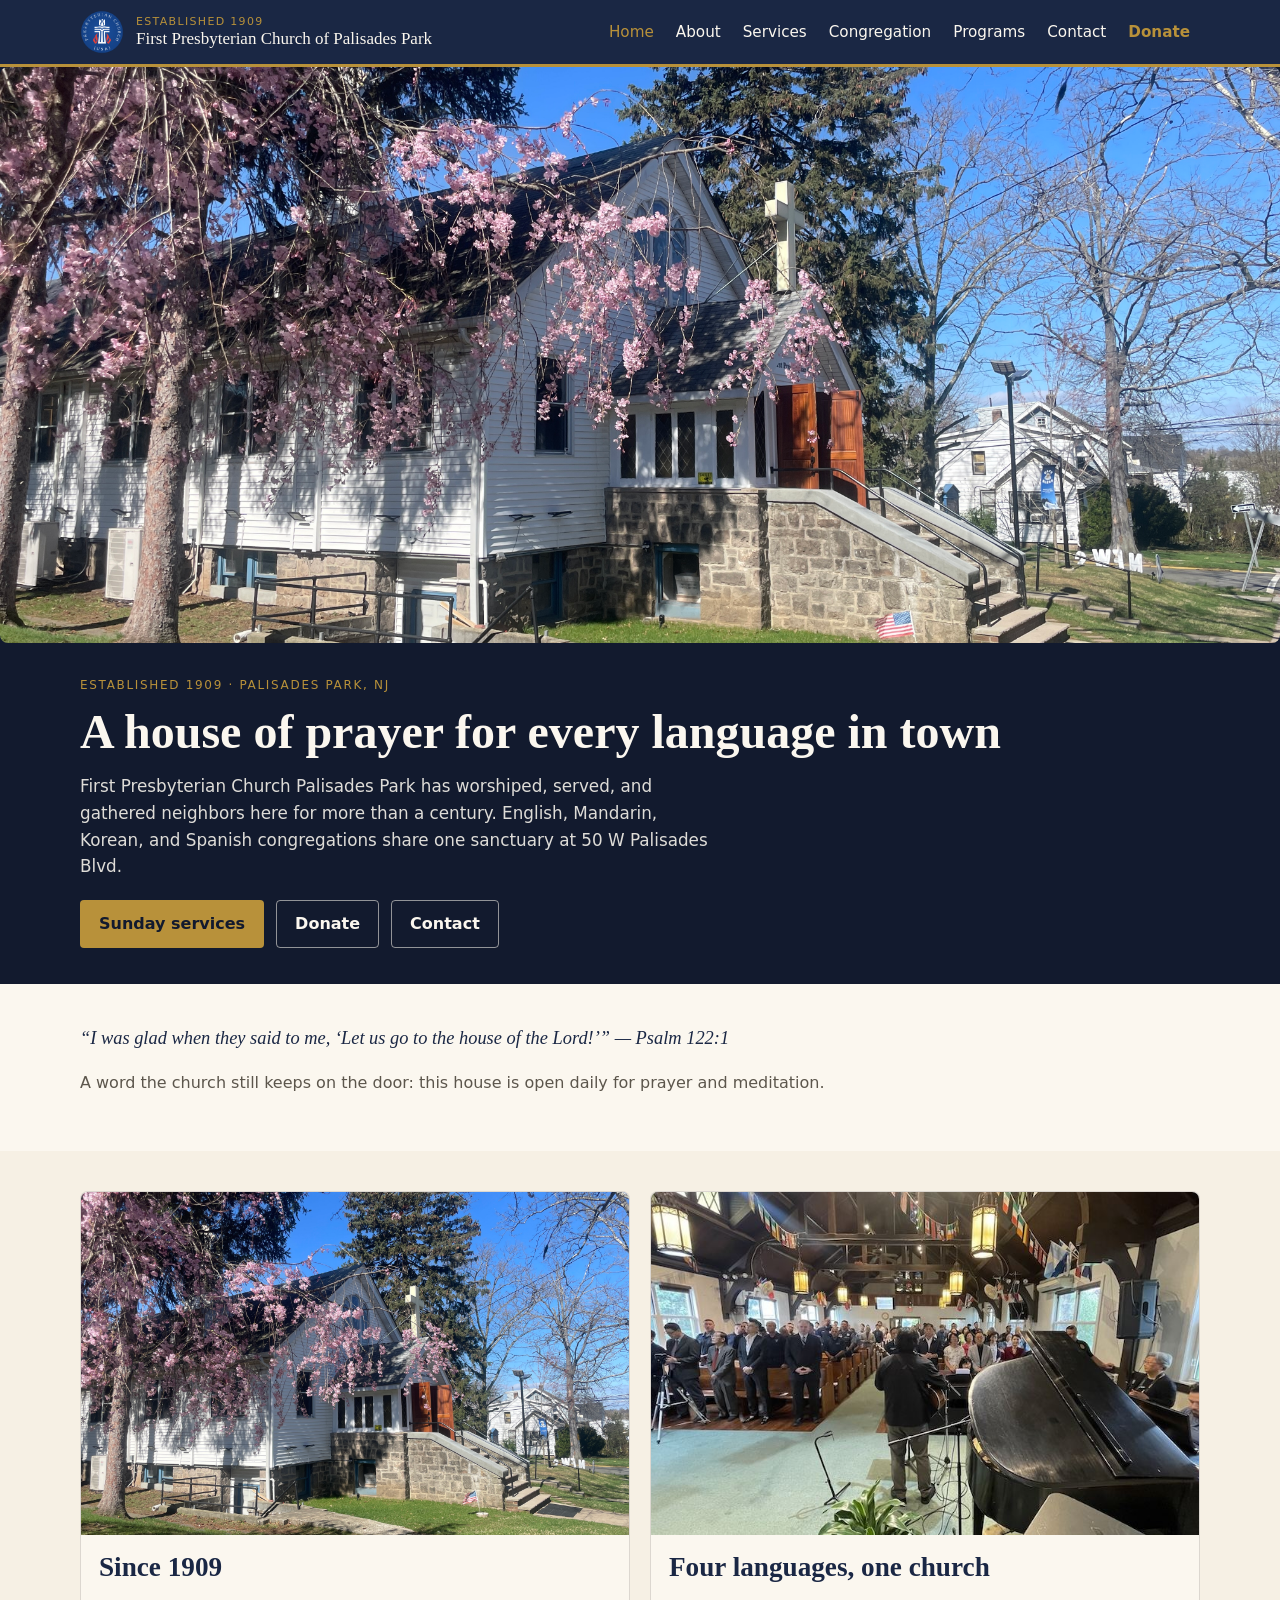
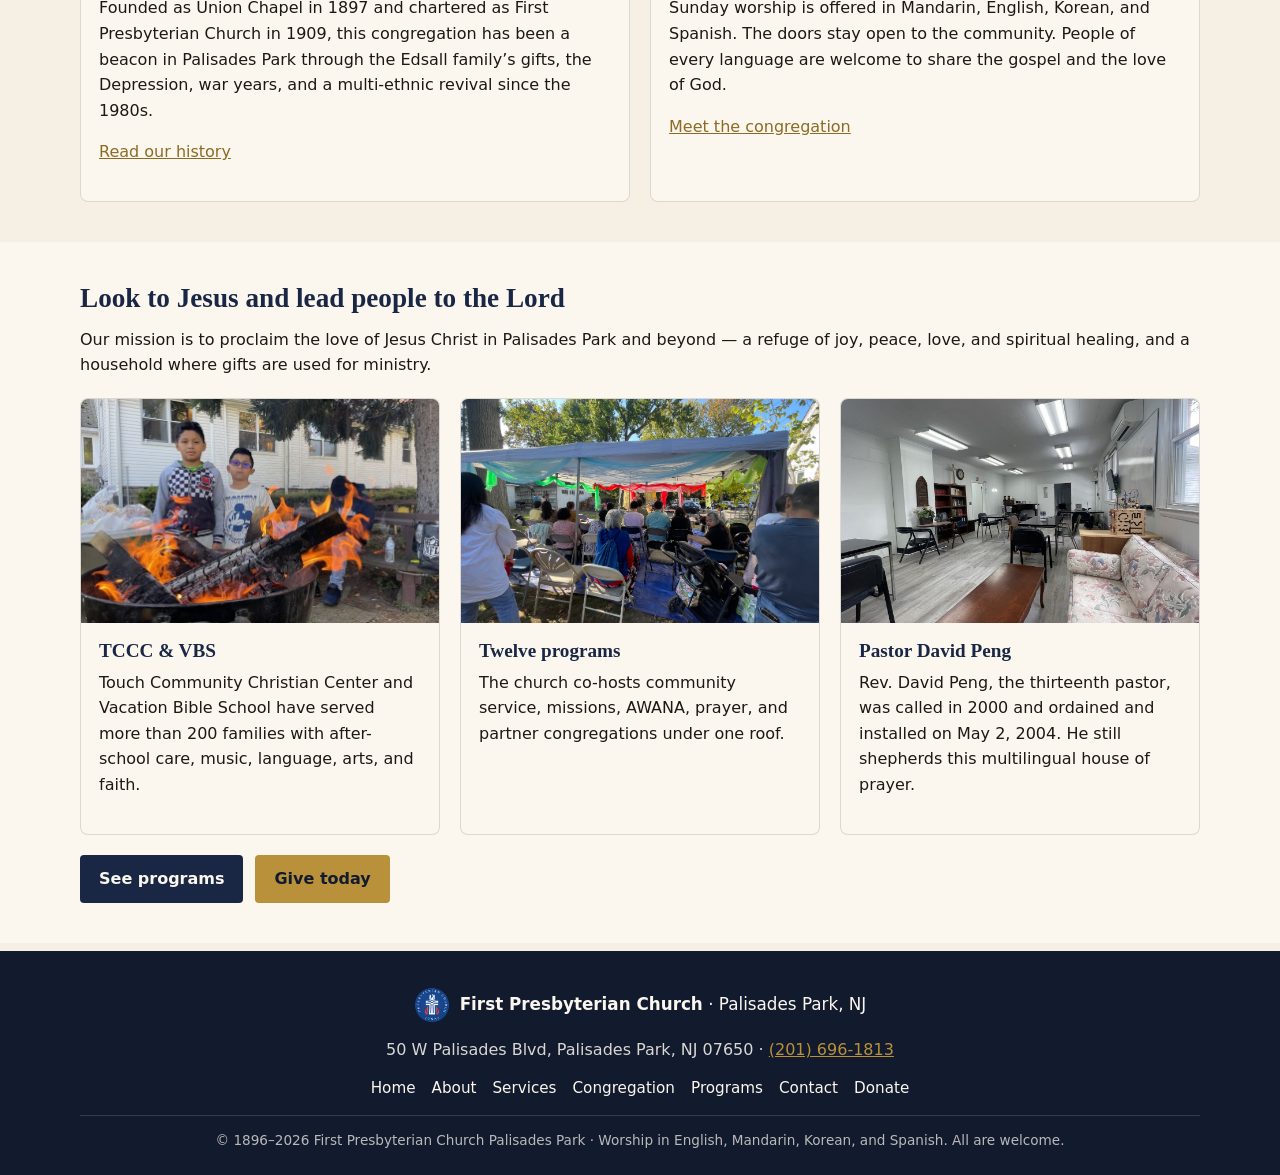
<file: index.html>
<!DOCTYPE html>
<html lang="en">
<head>
  <meta charset="utf-8">
  <meta name="viewport" content="width=device-width, initial-scale=1">
  <title>First Presbyterian Church Palisades Park</title>
  <meta name="description" content="First Presbyterian Church Palisades Park — a multilingual Presbyterian congregation at 50 W Palisades Blvd, Palisades Park, NJ. Worship in English, Mandarin, Korean, and Spanish since 1909.">
  <link rel="canonical" href="https://fpcpp.org/">
  <link rel="alternate" type="text/plain" href="https://fpcpp.org/llms.txt" title="LLM site summary">
  <meta name="robots" content="index,follow,max-image-preview:large,max-snippet:-1,max-video-preview:-1">
  <meta name="theme-color" content="#1a2744">
  <meta name="color-scheme" content="light">
  <meta property="og:type" content="website">
  <meta property="og:site_name" content="First Presbyterian Church Palisades Park">
  <meta property="og:locale" content="en_US">
  <meta property="og:title" content="First Presbyterian Church Palisades Park">
  <meta property="og:description" content="First Presbyterian Church Palisades Park — a multilingual Presbyterian congregation at 50 W Palisades Blvd, Palisades Park, NJ. Worship in English, Mandarin, Korean, and Spanish since 1909.">
  <meta property="og:url" content="https://fpcpp.org/">
  <meta property="og:image" content="https://fpcpp.org/image/hero-front.jpg">
  <meta property="og:image:type" content="image/jpeg">
  <meta property="og:image:width" content="4032">
  <meta property="og:image:height" content="2268">
  <meta property="og:image:alt" content="First Presbyterian Church Palisades Park">
  <meta name="twitter:card" content="summary_large_image">
  <meta name="twitter:title" content="First Presbyterian Church Palisades Park">
  <meta name="twitter:description" content="First Presbyterian Church Palisades Park — a multilingual Presbyterian congregation at 50 W Palisades Blvd, Palisades Park, NJ. Worship in English, Mandarin, Korean, and Spanish since 1909.">
  <meta name="twitter:image" content="https://fpcpp.org/image/hero-front.jpg">
  <meta name="twitter:image:alt" content="First Presbyterian Church Palisades Park">
  <link rel="icon" type="image/png" href="image/fpc%20logo.png">
  <link rel="apple-touch-icon" href="image/fpc%20logo.png">
  <link rel="manifest" href="site.webmanifest">
  <link rel="stylesheet" href="css/site.css">
  <script type="application/ld+json">
{
  "@context": "https://schema.org",
  "@graph": [
    {
      "@type": "Church",
      "@id": "https://fpcpp.org/#church",
      "name": "First Presbyterian Church Palisades Park",
      "alternateName": ["FPC Palisades Park", "First Presbyterian Church"],
      "url": "https://fpcpp.org/",
      "logo": "https://fpcpp.org/image/fpc%20logo.png",
      "image": "https://fpcpp.org/image/hero-front.jpg",
      "telephone": "+1-201-696-1813",
      "openingHours": "Su 10:00-18:00",
      "foundingDate": "1909",
      "description": "A multilingual Presbyterian congregation in Palisades Park, New Jersey, worshiping since 1909.",
      "address": {
        "@type": "PostalAddress",
        "streetAddress": "50 W Palisades Blvd",
        "addressLocality": "Palisades Park",
        "addressRegion": "NJ",
        "postalCode": "07650",
        "addressCountry": "US"
      }
    },
    {
      "@type": "WebSite",
      "@id": "https://fpcpp.org/#website",
      "url": "https://fpcpp.org/",
      "name": "First Presbyterian Church Palisades Park",
      "description": "A multilingual Presbyterian congregation in Palisades Park, New Jersey, worshiping since 1909.",
      "publisher": { "@id": "https://fpcpp.org/#church" }
    }
  ]
}
  </script>
</head>
<body data-page="home">
  <a class="skip" href="#main">Skip to content</a>
  <header class="site-header">
    <div class="wrap header-bar">
      <a class="brand" href="index.html">
        <img class="brand-mark" src="image/fpc%20logo.png" width="44" height="44" alt="First Presbyterian Church logo">
        <span class="brand-text">
          <span class="brand-kicker">Established 1909</span>
          <span class="brand-name">First Presbyterian Church of Palisades Park</span>
        </span>
      </a>
      <button class="nav-toggle" type="button" data-nav-toggle aria-expanded="false" aria-controls="site-nav">Menu</button>
      <nav id="site-nav" class="site-nav" data-site-nav data-current="home" aria-label="Primary">
        <a class="nav-link is-current" aria-current="page" href="index.html">Home</a>
        <a class="nav-link" href="about.html">About</a>
        <a class="nav-link" href="services.html">Services</a>
        <a class="nav-link" href="congregation.html">Congregation</a>
        <a class="nav-link" href="programs.html">Programs</a>
        <a class="nav-link" href="contact.html">Contact</a>
        <a class="nav-link" href="donate.html">Donate</a>
      </nav>
    </div>
  </header>
  <main id="main">
    <section class="hero">
      <div class="photo-frame hero-frame">
        <img src="image/hero-front.jpg" width="1400" height="875" alt="First Presbyterian Church Palisades Park in spring, with cherry blossoms and a cross on the roof" fetchpriority="high">
      </div>
      <div class="wrap hero-copy">
        <p class="kicker">Established 1909 · Palisades Park, NJ</p>
        <h1>A house of prayer for every language in town</h1>
        <p class="lede">First Presbyterian Church Palisades Park has worshiped, served, and gathered neighbors here for more than a century. English, Mandarin, Korean, and Spanish congregations share one sanctuary at 50 W Palisades Blvd.</p>
        <div class="actions">
          <a class="btn btn-gold" href="services.html">Sunday services</a>
          <a class="btn btn-ghost" href="https://www.zeffy.com/en-US/donation-form/offering-to-first-presbyterian-church" data-donate-link target="_blank" rel="noopener noreferrer">Donate</a>
          <a class="btn btn-ghost" href="contact.html">Contact</a>
        </div>
      </div>
    </section>
    <section class="section section-cream">
      <div class="wrap">
        <p class="verse">“I was glad when they said to me, ‘Let us go to the house of the Lord!’” — Psalm 122:1</p>
        <p class="muted">A word the church still keeps on the door: this house is open daily for prayer and meditation.</p>
      </div>
    </section>
    <section class="section">
      <div class="wrap grid grid-2">
        <article class="card">
          <img src="image/campus-front.jpg" width="1200" height="750" alt="White clapboard sanctuary, bell tower, and church sign on Palisades Boulevard" loading="lazy">
          <div class="card-body">
            <h2>Since 1909</h2>
            <p>Founded as Union Chapel in 1897 and chartered as First Presbyterian Church in 1909, this congregation has been a beacon in Palisades Park through the Edsall family’s gifts, the Depression, war years, and a multi-ethnic revival since the 1980s.</p>
            <p><a href="about.html">Read our history</a></p>
          </div>
        </article>
        <article class="card">
          <img src="image/worship.jpg" width="1200" height="750" alt="Congregation standing in the sanctuary during worship, flags of many nations overhead" loading="lazy">
          <div class="card-body">
            <h2>Four languages, one church</h2>
            <p>Sunday worship is offered in Mandarin, English, Korean, and Spanish. The doors stay open to the community. People of every language are welcome to share the gospel and the love of God.</p>
            <p><a href="congregation.html">Meet the congregation</a></p>
          </div>
        </article>
      </div>
    </section>
    <section class="section section-cream">
      <div class="wrap">
        <h2>Look to Jesus and lead people to the Lord</h2>
        <p>Our mission is to proclaim the love of Jesus Christ in Palisades Park and beyond — a refuge of joy, peace, love, and spiritual healing, and a household where gifts are used for ministry.</p>
        <div class="grid grid-3" style="margin-top:20px">
          <article class="card">
            <img src="image/kids.jpg" width="800" height="500" alt="Children gathered for a church program" loading="lazy">
            <div class="card-body">
              <h3>TCCC &amp; VBS</h3>
              <p>Touch Community Christian Center and Vacation Bible School have served more than 200 families with after-school care, music, language, arts, and faith.</p>
            </div>
          </article>
          <article class="card">
            <img src="image/fair.jpg" width="800" height="500" alt="Outdoor church fair tents on the grounds" loading="lazy">
            <div class="card-body">
              <h3>Twelve programs</h3>
              <p>The church co-hosts community service, missions, AWANA, prayer, and partner congregations under one roof.</p>
            </div>
          </article>
          <article class="card">
            <img src="image/fellowship.jpg" width="800" height="500" alt="Fellowship hall with tables, bookshelves, and a cross" loading="lazy">
            <div class="card-body">
              <h3>Pastor David Peng</h3>
              <p>Rev. David Peng, the thirteenth pastor, was called in 2000 and ordained and installed on May 2, 2004. He still shepherds this multilingual house of prayer.</p>
            </div>
          </article>
        </div>
        <div class="actions">
          <a class="btn btn-navy" href="programs.html">See programs</a>
          <a class="btn btn-gold" href="https://www.zeffy.com/en-US/donation-form/offering-to-first-presbyterian-church" data-donate-link target="_blank" rel="noopener noreferrer">Give today</a>
        </div>
      </div>
    </section>
  </main>
  <footer class="site-footer">
    <div class="wrap footer-lean">
      <p class="footer-brand">
        <img src="image/fpc%20logo.png" width="36" height="36" alt="First Presbyterian Church logo">
        <span><strong>First Presbyterian Church</strong> · Palisades Park, NJ</span>
      </p>
      <p class="footer-contact">50 W Palisades Blvd, Palisades Park, NJ 07650 · <a href="tel:+12016961813">(201) 696-1813</a></p>
      <nav class="footer-nav" aria-label="Footer">
        <a href="index.html">Home</a>
        <a href="about.html">About</a>
        <a href="services.html">Services</a>
        <a href="congregation.html">Congregation</a>
        <a href="programs.html">Programs</a>
        <a href="contact.html">Contact</a>
        <a href="donate.html">Donate</a>
      </nav>
      <p class="footer-copy">© 1896–2026 First Presbyterian Church Palisades Park · Worship in English, Mandarin, Korean, and Spanish. All are welcome.</p>
    </div>
  </footer>
  <script src="js/site.js"></script>
</body>
</html>
</file>
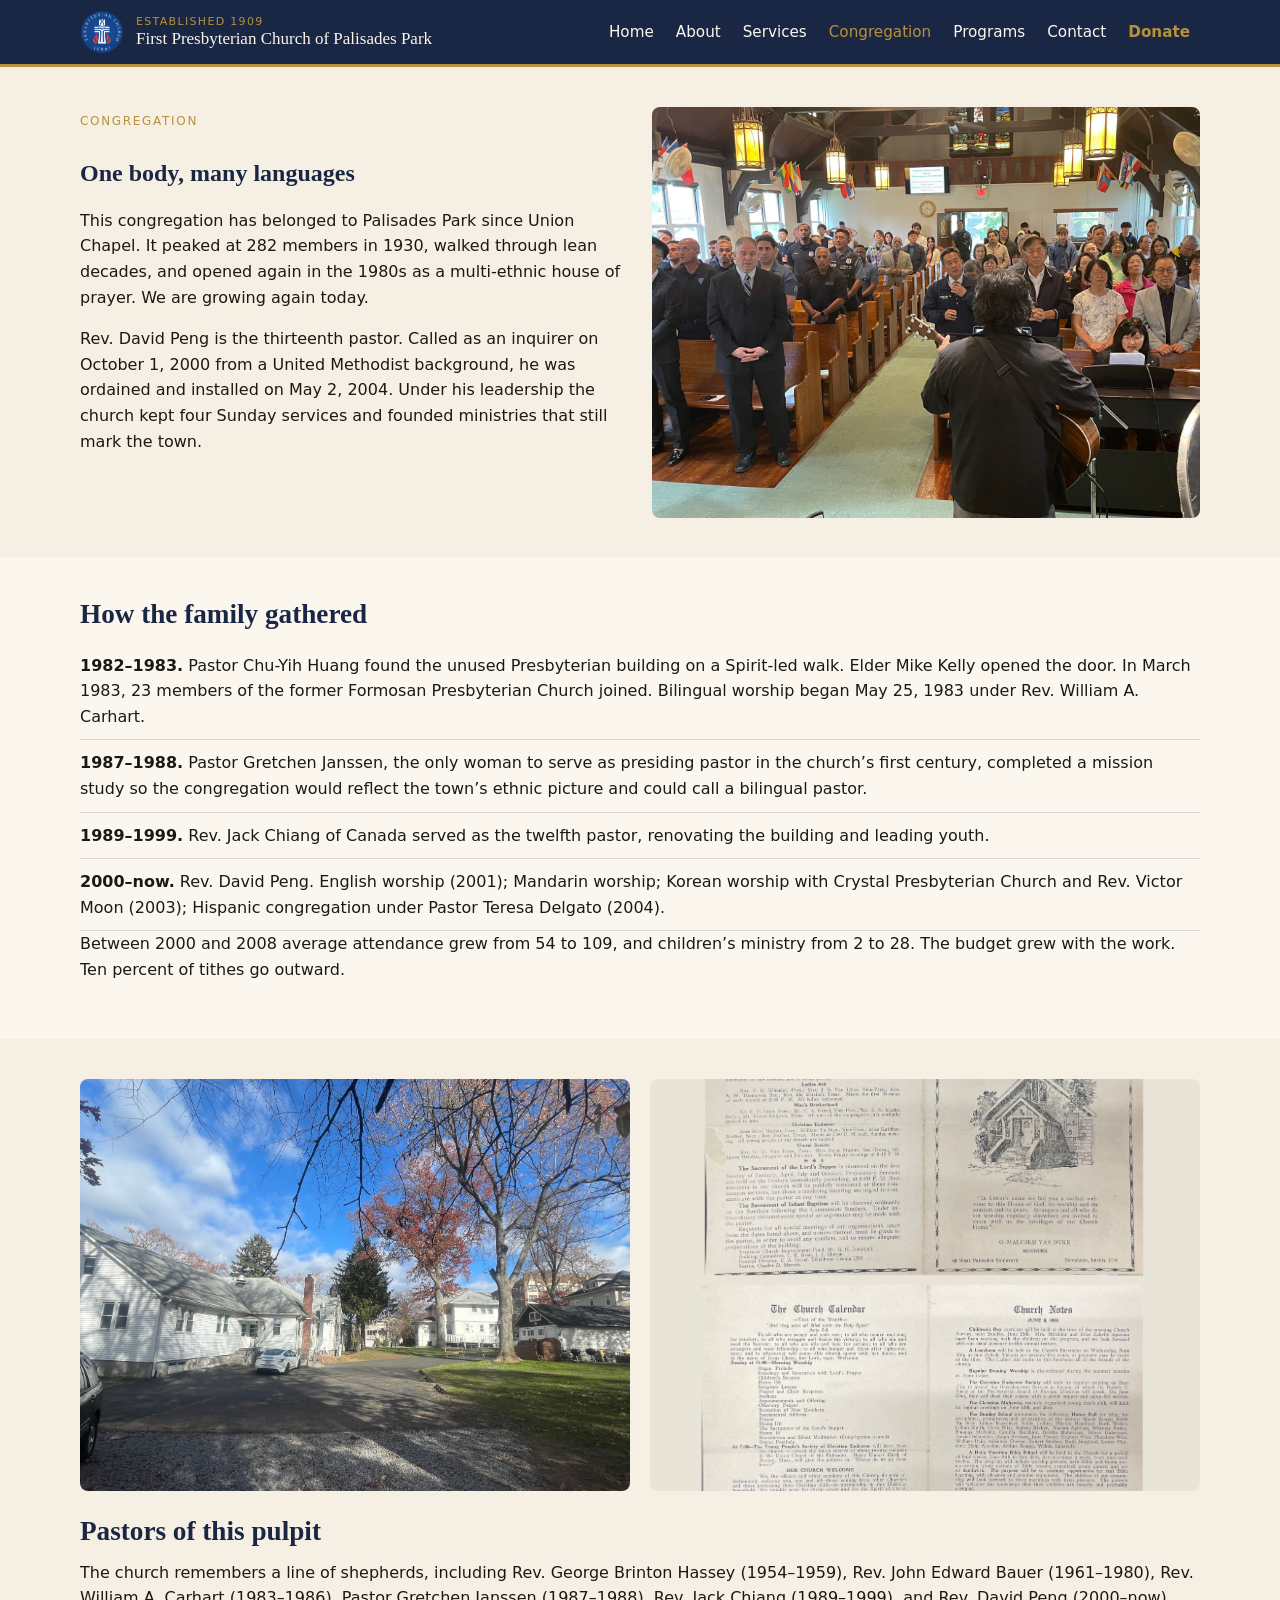
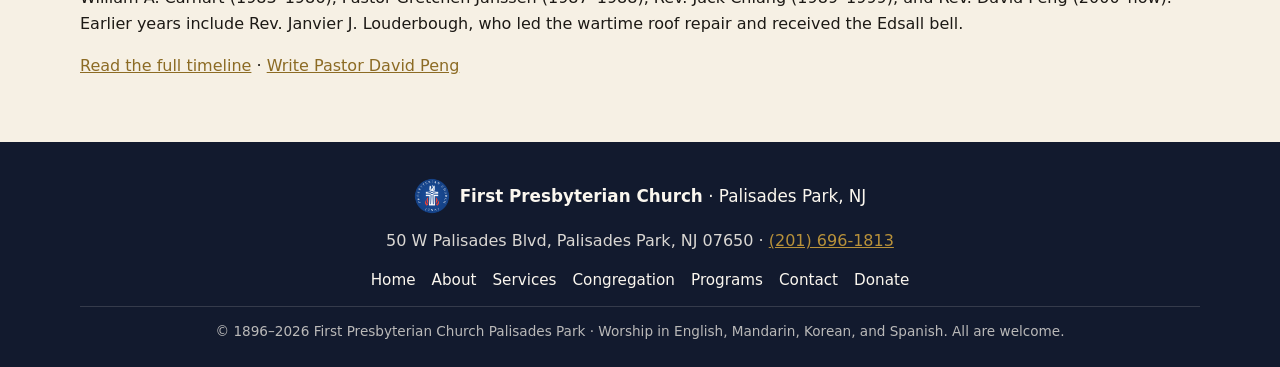
<file: congregation.html>
<!DOCTYPE html>
<html lang="en">
<head>
  <meta charset="utf-8">
  <meta name="viewport" content="width=device-width, initial-scale=1">
  <title>Congregation · First Presbyterian Church Palisades Park</title>
  <meta name="description" content="Meet the multilingual congregation of First Presbyterian Church Palisades Park and Pastor David Peng, thirteenth pastor since 2000.">
  <link rel="canonical" href="https://fpcpp.org/congregation.html">
  <link rel="alternate" type="text/plain" href="https://fpcpp.org/llms.txt" title="LLM site summary">
  <meta name="robots" content="index,follow,max-image-preview:large,max-snippet:-1,max-video-preview:-1">
  <meta name="theme-color" content="#1a2744">
  <meta name="color-scheme" content="light">
  <meta property="og:type" content="website">
  <meta property="og:site_name" content="First Presbyterian Church Palisades Park">
  <meta property="og:locale" content="en_US">
  <meta property="og:title" content="Congregation · First Presbyterian Church Palisades Park">
  <meta property="og:description" content="Meet the multilingual congregation of First Presbyterian Church Palisades Park and Pastor David Peng, thirteenth pastor since 2000.">
  <meta property="og:url" content="https://fpcpp.org/congregation.html">
  <meta property="og:image" content="https://fpcpp.org/image/congregation.jpg">
  <meta property="og:image:type" content="image/jpeg">
  <meta property="og:image:width" content="4032">
  <meta property="og:image:height" content="2268">
  <meta property="og:image:alt" content="First Presbyterian Church Palisades Park">
  <meta name="twitter:card" content="summary_large_image">
  <meta name="twitter:title" content="Congregation · First Presbyterian Church Palisades Park">
  <meta name="twitter:description" content="Meet the multilingual congregation of First Presbyterian Church Palisades Park and Pastor David Peng, thirteenth pastor since 2000.">
  <meta name="twitter:image" content="https://fpcpp.org/image/congregation.jpg">
  <meta name="twitter:image:alt" content="First Presbyterian Church Palisades Park">
  <link rel="icon" type="image/png" href="image/fpc%20logo.png">
  <link rel="apple-touch-icon" href="image/fpc%20logo.png">
  <link rel="manifest" href="site.webmanifest">
  <link rel="stylesheet" href="css/site.css">
  <script type="application/ld+json">
{
  "@context": "https://schema.org",
  "@graph": [
    {
      "@type": "Church",
      "@id": "https://fpcpp.org/#church",
      "name": "First Presbyterian Church Palisades Park",
      "alternateName": ["FPC Palisades Park", "First Presbyterian Church"],
      "url": "https://fpcpp.org/",
      "logo": "https://fpcpp.org/image/fpc%20logo.png",
      "image": "https://fpcpp.org/image/hero-front.jpg",
      "telephone": "+1-201-696-1813",
      "openingHours": "Su 10:00-18:00",
      "foundingDate": "1909",
      "description": "A multilingual Presbyterian congregation in Palisades Park, New Jersey, worshiping since 1909.",
      "address": {
        "@type": "PostalAddress",
        "streetAddress": "50 W Palisades Blvd",
        "addressLocality": "Palisades Park",
        "addressRegion": "NJ",
        "postalCode": "07650",
        "addressCountry": "US"
      }
    },
    {
      "@type": "WebSite",
      "@id": "https://fpcpp.org/#website",
      "url": "https://fpcpp.org/",
      "name": "First Presbyterian Church Palisades Park",
      "description": "A multilingual Presbyterian congregation in Palisades Park, New Jersey, worshiping since 1909.",
      "publisher": { "@id": "https://fpcpp.org/#church" }
    }
  ]
}
  </script>
</head>
<body data-page="congregation">
  <a class="skip" href="#main">Skip to content</a>
  <header class="site-header">
    <div class="wrap header-bar">
      <a class="brand" href="index.html">
        <img class="brand-mark" src="image/fpc%20logo.png" width="44" height="44" alt="First Presbyterian Church logo">
        <span class="brand-text">
          <span class="brand-kicker">Established 1909</span>
          <span class="brand-name">First Presbyterian Church of Palisades Park</span>
        </span>
      </a>
      <button class="nav-toggle" type="button" data-nav-toggle aria-expanded="false" aria-controls="site-nav">Menu</button>
      <nav id="site-nav" class="site-nav" data-site-nav data-current="congregation" aria-label="Primary">
        <a class="nav-link" href="index.html">Home</a>
        <a class="nav-link" href="about.html">About</a>
        <a class="nav-link" href="services.html">Services</a>
        <a class="nav-link is-current" aria-current="page" href="congregation.html">Congregation</a>
        <a class="nav-link" href="programs.html">Programs</a>
        <a class="nav-link" href="contact.html">Contact</a>
        <a class="nav-link" href="donate.html">Donate</a>
      </nav>
    </div>
  </header>
  <main id="main">
    <section class="section">
      <div class="wrap split">
        <div>
          <p class="kicker">Congregation</p>
          <h1>One body, many languages</h1>
          <p>This congregation has belonged to Palisades Park since Union Chapel. It peaked at 282 members in 1930, walked through lean decades, and opened again in the 1980s as a multi-ethnic house of prayer. We are growing again today.</p>
          <p>Rev. David Peng is the thirteenth pastor. Called as an inquirer on October 1, 2000 from a United Methodist background, he was ordained and installed on May 2, 2004. Under his leadership the church kept four Sunday services and founded ministries that still mark the town.</p>
        </div>
        <div class="photo-frame">
          <img src="image/congregation.jpg" width="1400" height="875" alt="The congregation filling the sanctuary under international flags" fetchpriority="high">
        </div>
      </div>
    </section>
    <section class="section section-cream">
      <div class="wrap">
        <h2>How the family gathered</h2>
        <ul class="list-plain">
          <li><strong>1982–1983.</strong> Pastor Chu-Yih Huang found the unused Presbyterian building on a Spirit-led walk. Elder Mike Kelly opened the door. In March 1983, 23 members of the former Formosan Presbyterian Church joined. Bilingual worship began May 25, 1983 under Rev. William A. Carhart.</li>
          <li><strong>1987–1988.</strong> Pastor Gretchen Janssen, the only woman to serve as presiding pastor in the church’s first century, completed a mission study so the congregation would reflect the town’s ethnic picture and could call a bilingual pastor.</li>
          <li><strong>1989–1999.</strong> Rev. Jack Chiang of Canada served as the twelfth pastor, renovating the building and leading youth.</li>
          <li><strong>2000–now.</strong> Rev. David Peng. English worship (2001); Mandarin worship; Korean worship with Crystal Presbyterian Church and Rev. Victor Moon (2003); Hispanic congregation under Pastor Teresa Delgato (2004).</li>
        </ul>
        <p>Between 2000 and 2008 average attendance grew from 54 to 109, and children’s ministry from 2 to 28. The budget grew with the work. Ten percent of tithes go outward.</p>
      </div>
    </section>
    <section class="section">
      <div class="wrap grid grid-2">
        <div class="photo-frame">
          <img src="image/campus-back.jpg" width="1200" height="800" alt="Rear view of the church buildings and grounds" loading="lazy">
        </div>
        <div class="photo-frame">
          <img src="image/bulletin.jpg" width="1200" height="800" alt="Church bulletin and worship notes" loading="lazy">
        </div>
      </div>
      <div class="wrap" style="margin-top:24px">
        <h2>Pastors of this pulpit</h2>
        <p>The church remembers a line of shepherds, including Rev. George Brinton Hassey (1954–1959), Rev. John Edward Bauer (1961–1980), Rev. William A. Carhart (1983–1986), Pastor Gretchen Janssen (1987–1988), Rev. Jack Chiang (1989–1999), and Rev. David Peng (2000–now). Earlier years include Rev. Janvier J. Louderbough, who led the wartime roof repair and received the Edsall bell.</p>
        <p><a href="about.html">Read the full timeline</a> · <a href="contact.html">Write Pastor David Peng</a></p>
      </div>
    </section>
  </main>
  <footer class="site-footer">
    <div class="wrap footer-lean">
      <p class="footer-brand">
        <img src="image/fpc%20logo.png" width="36" height="36" alt="First Presbyterian Church logo">
        <span><strong>First Presbyterian Church</strong> · Palisades Park, NJ</span>
      </p>
      <p class="footer-contact">50 W Palisades Blvd, Palisades Park, NJ 07650 · <a href="tel:+12016961813">(201) 696-1813</a></p>
      <nav class="footer-nav" aria-label="Footer">
        <a href="index.html">Home</a>
        <a href="about.html">About</a>
        <a href="services.html">Services</a>
        <a href="congregation.html">Congregation</a>
        <a href="programs.html">Programs</a>
        <a href="contact.html">Contact</a>
        <a href="donate.html">Donate</a>
      </nav>
      <p class="footer-copy">© 1896–2026 First Presbyterian Church Palisades Park · Worship in English, Mandarin, Korean, and Spanish. All are welcome.</p>
    </div>
  </footer>
  <script src="js/site.js"></script>
</body>
</html>
</file>
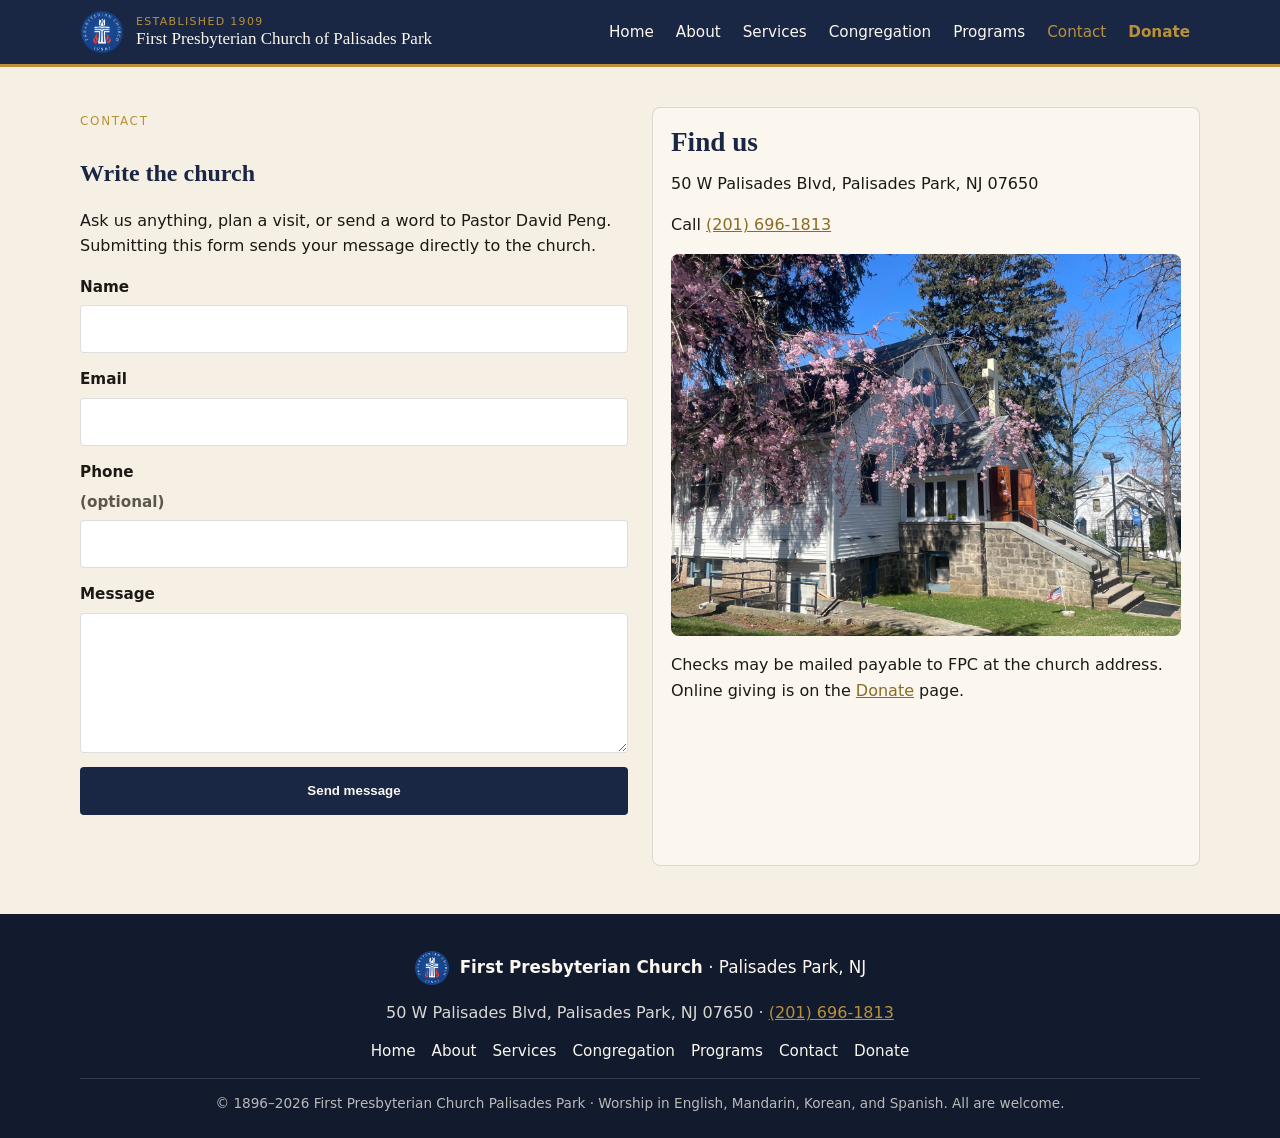
<file: contact.html>
<!DOCTYPE html>
<html lang="en">
<head>
  <meta charset="utf-8">
  <meta name="viewport" content="width=device-width, initial-scale=1">
  <title>Contact · First Presbyterian Church Palisades Park</title>
  <meta name="description" content="Contact First Presbyterian Church Palisades Park and Pastor David Peng at 50 W Palisades Blvd, Palisades Park, NJ 07650. Phone (201) 696-1813.">
  <link rel="canonical" href="https://fpcpp.org/contact.html">
  <link rel="alternate" type="text/plain" href="https://fpcpp.org/llms.txt" title="LLM site summary">
  <meta name="robots" content="index,follow,max-image-preview:large,max-snippet:-1,max-video-preview:-1">
  <meta name="theme-color" content="#1a2744">
  <meta name="color-scheme" content="light">
  <meta property="og:type" content="website">
  <meta property="og:site_name" content="First Presbyterian Church Palisades Park">
  <meta property="og:locale" content="en_US">
  <meta property="og:title" content="Contact · First Presbyterian Church Palisades Park">
  <meta property="og:description" content="Contact First Presbyterian Church Palisades Park and Pastor David Peng at 50 W Palisades Blvd, Palisades Park, NJ 07650. Phone (201) 696-1813.">
  <meta property="og:url" content="https://fpcpp.org/contact.html">
  <meta property="og:image" content="https://fpcpp.org/image/campus-front.jpg">
  <meta property="og:image:type" content="image/jpeg">
  <meta property="og:image:width" content="4032">
  <meta property="og:image:height" content="2268">
  <meta property="og:image:alt" content="First Presbyterian Church Palisades Park">
  <meta name="twitter:card" content="summary_large_image">
  <meta name="twitter:title" content="Contact · First Presbyterian Church Palisades Park">
  <meta name="twitter:description" content="Contact First Presbyterian Church Palisades Park and Pastor David Peng at 50 W Palisades Blvd, Palisades Park, NJ 07650. Phone (201) 696-1813.">
  <meta name="twitter:image" content="https://fpcpp.org/image/campus-front.jpg">
  <meta name="twitter:image:alt" content="First Presbyterian Church Palisades Park">
  <link rel="icon" type="image/png" href="image/fpc%20logo.png">
  <link rel="apple-touch-icon" href="image/fpc%20logo.png">
  <link rel="manifest" href="site.webmanifest">
  <link rel="stylesheet" href="css/site.css">
  <script type="application/ld+json">
{
  "@context": "https://schema.org",
  "@graph": [
    {
      "@type": "Church",
      "@id": "https://fpcpp.org/#church",
      "name": "First Presbyterian Church Palisades Park",
      "alternateName": ["FPC Palisades Park", "First Presbyterian Church"],
      "url": "https://fpcpp.org/",
      "logo": "https://fpcpp.org/image/fpc%20logo.png",
      "image": "https://fpcpp.org/image/hero-front.jpg",
      "telephone": "+1-201-696-1813",
      "openingHours": "Su 10:00-18:00",
      "foundingDate": "1909",
      "description": "A multilingual Presbyterian congregation in Palisades Park, New Jersey, worshiping since 1909.",
      "address": {
        "@type": "PostalAddress",
        "streetAddress": "50 W Palisades Blvd",
        "addressLocality": "Palisades Park",
        "addressRegion": "NJ",
        "postalCode": "07650",
        "addressCountry": "US"
      }
    },
    {
      "@type": "WebSite",
      "@id": "https://fpcpp.org/#website",
      "url": "https://fpcpp.org/",
      "name": "First Presbyterian Church Palisades Park",
      "description": "A multilingual Presbyterian congregation in Palisades Park, New Jersey, worshiping since 1909.",
      "publisher": { "@id": "https://fpcpp.org/#church" }
    }
  ]
}
  </script>
</head>
<body data-page="contact">
  <a class="skip" href="#main">Skip to content</a>
  <header class="site-header">
    <div class="wrap header-bar">
      <a class="brand" href="index.html">
        <img class="brand-mark" src="image/fpc%20logo.png" width="44" height="44" alt="First Presbyterian Church logo">
        <span class="brand-text">
          <span class="brand-kicker">Established 1909</span>
          <span class="brand-name">First Presbyterian Church of Palisades Park</span>
        </span>
      </a>
      <button class="nav-toggle" type="button" data-nav-toggle aria-expanded="false" aria-controls="site-nav">Menu</button>
      <nav id="site-nav" class="site-nav" data-site-nav data-current="contact" aria-label="Primary">
        <a class="nav-link" href="index.html">Home</a>
        <a class="nav-link" href="about.html">About</a>
        <a class="nav-link" href="services.html">Services</a>
        <a class="nav-link" href="congregation.html">Congregation</a>
        <a class="nav-link" href="programs.html">Programs</a>
        <a class="nav-link is-current" aria-current="page" href="contact.html">Contact</a>
        <a class="nav-link" href="donate.html">Donate</a>
      </nav>
    </div>
  </header>
  <main id="main">
    <section class="section">
      <div class="wrap split">
        <div>
          <p class="kicker">Contact</p>
          <h1>Write the church</h1>
          <p>Ask us anything, plan a visit, or send a word to Pastor David Peng. Submitting this form sends your message directly to the church.</p>
          <form class="form" data-contact-form novalidate>
            <label>Name
              <input type="text" name="name" autocomplete="name" required>
            </label>
            <label>Email
              <input type="email" name="email" autocomplete="email" required>
            </label>
            <label>Phone <span class="muted">(optional)</span>
              <input type="tel" name="phone" autocomplete="tel">
            </label>
            <label>Message
              <textarea name="message" required></textarea>
            </label>
            <div class="hp" aria-hidden="true">
              <label>Website <input type="text" name="website" tabindex="-1" autocomplete="off"></label>
            </div>
            <button class="btn btn-navy" type="submit">Send message</button>
            <p class="form-status" data-contact-status role="status"></p>
          </form>
        </div>
        <aside class="contact-aside">
          <h2>Find us</h2>
          <p>50 W Palisades Blvd, Palisades Park, NJ 07650</p>
          <p>Call <a href="tel:+12016961813">(201) 696-1813</a></p>
          <div class="photo-frame" style="margin:16px 0">
            <img src="image/campus-front.jpg" width="1000" height="625" alt="Church exterior and sign on Palisades Boulevard" loading="lazy">
          </div>
          <p>Checks may be mailed payable to FPC at the church address. Online giving is on the <a href="donate.html">Donate</a> page.</p>
        </aside>
      </div>
    </section>
  </main>
  <footer class="site-footer">
    <div class="wrap footer-lean">
      <p class="footer-brand">
        <img src="image/fpc%20logo.png" width="36" height="36" alt="First Presbyterian Church logo">
        <span><strong>First Presbyterian Church</strong> · Palisades Park, NJ</span>
      </p>
      <p class="footer-contact">50 W Palisades Blvd, Palisades Park, NJ 07650 · <a href="tel:+12016961813">(201) 696-1813</a></p>
      <nav class="footer-nav" aria-label="Footer">
        <a href="index.html">Home</a>
        <a href="about.html">About</a>
        <a href="services.html">Services</a>
        <a href="congregation.html">Congregation</a>
        <a href="programs.html">Programs</a>
        <a href="contact.html">Contact</a>
        <a href="donate.html">Donate</a>
      </nav>
      <p class="footer-copy">© 1896–2026 First Presbyterian Church Palisades Park · Worship in English, Mandarin, Korean, and Spanish. All are welcome.</p>
    </div>
  </footer>
  <script src="js/site.js"></script>
</body>
</html>
</file>
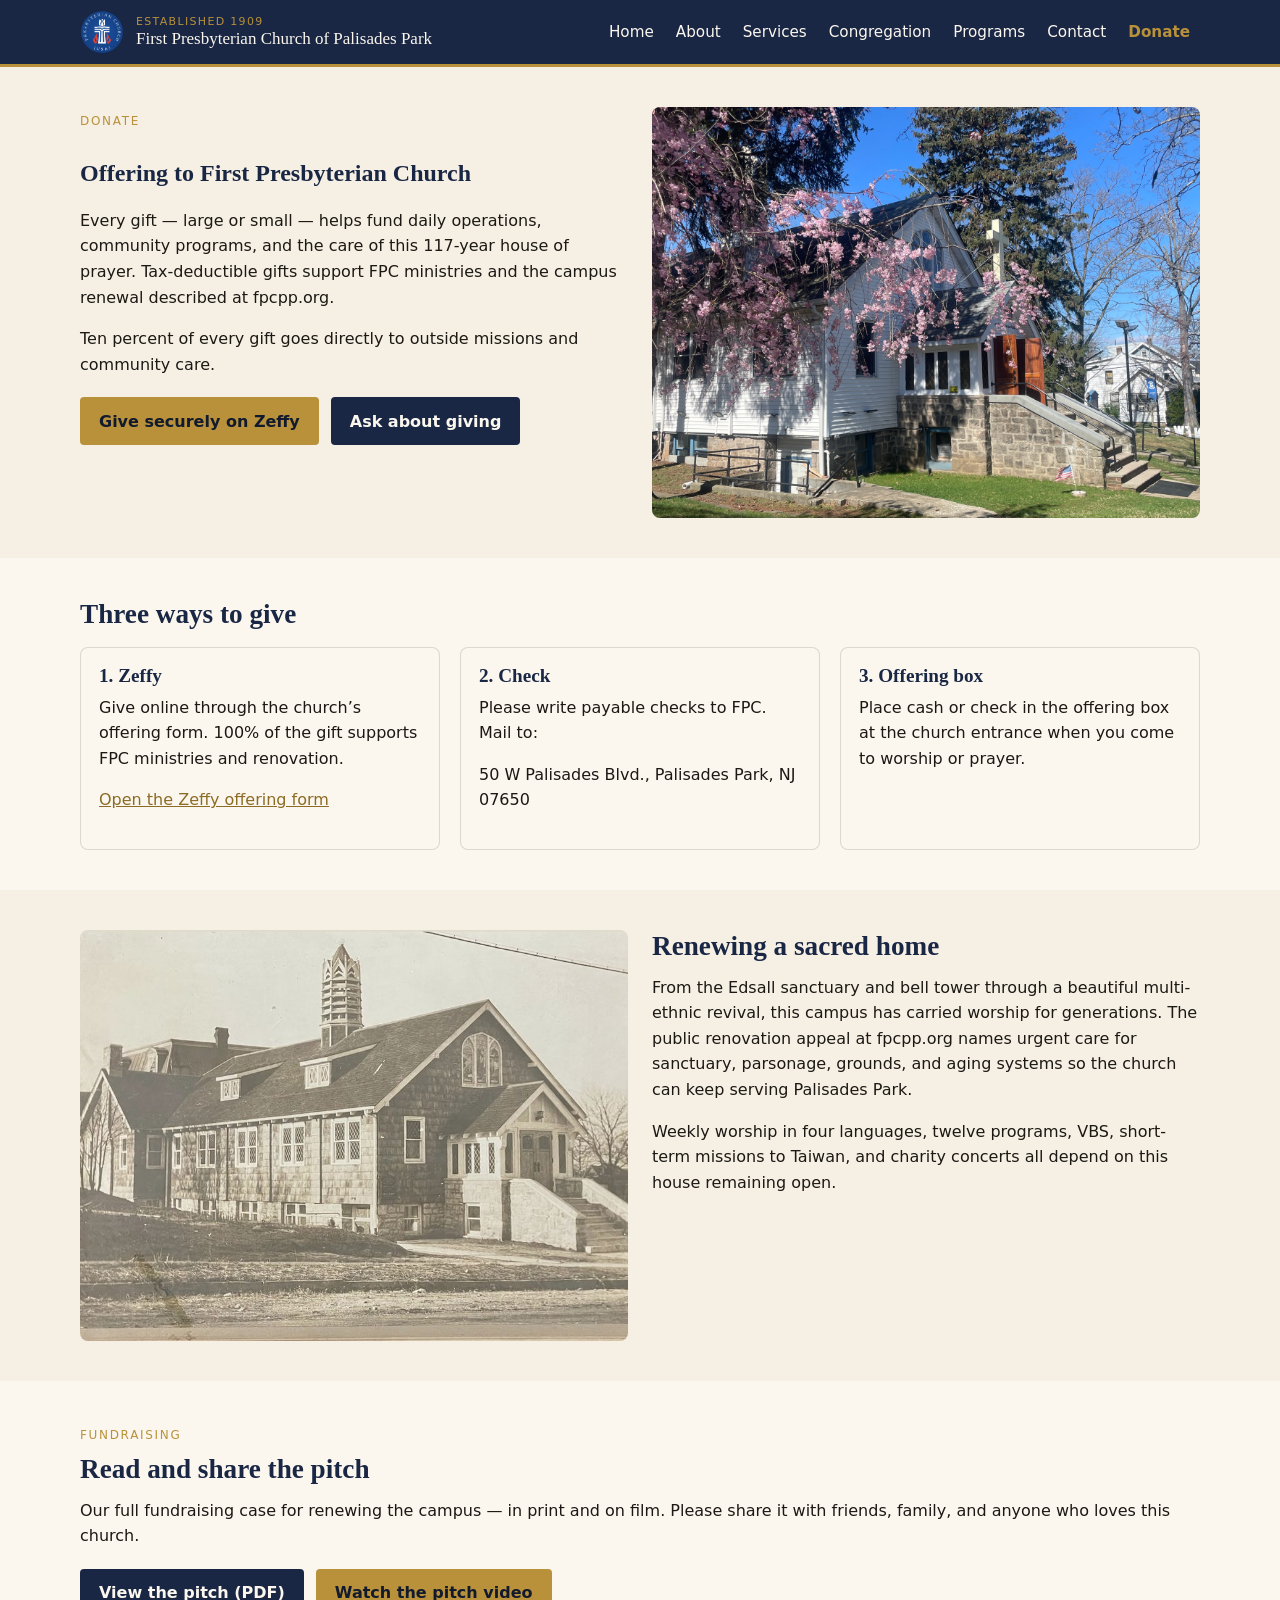
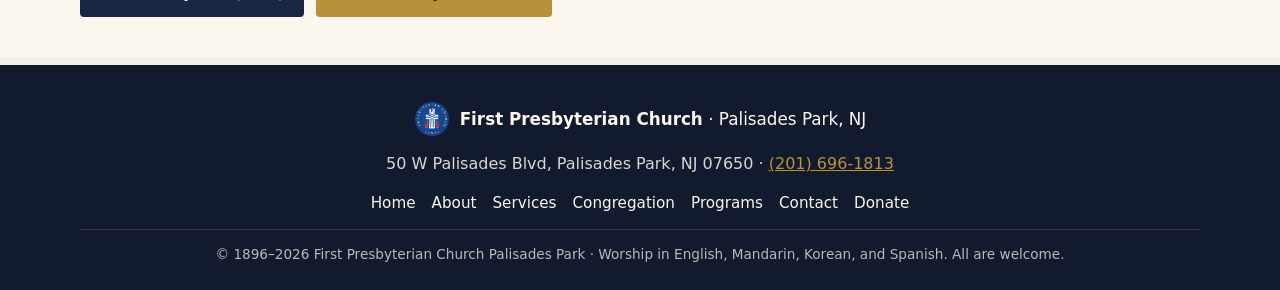
<file: donate.html>
<!DOCTYPE html>
<html lang="en">
<head>
  <meta charset="utf-8">
  <meta name="viewport" content="width=device-width, initial-scale=1">
  <title>Donate · First Presbyterian Church Palisades Park</title>
  <meta name="description" content="Give an offering to First Presbyterian Church Palisades Park through Zeffy, mailed check, or the sanctuary offering box.">
  <link rel="canonical" href="https://fpcpp.org/donate.html">
  <link rel="alternate" type="text/plain" href="https://fpcpp.org/llms.txt" title="LLM site summary">
  <meta name="robots" content="index,follow,max-image-preview:large,max-snippet:-1,max-video-preview:-1">
  <meta name="theme-color" content="#1a2744">
  <meta name="color-scheme" content="light">
  <meta property="og:type" content="website">
  <meta property="og:site_name" content="First Presbyterian Church Palisades Park">
  <meta property="og:locale" content="en_US">
  <meta property="og:title" content="Donate · First Presbyterian Church Palisades Park">
  <meta property="og:description" content="Give an offering to First Presbyterian Church Palisades Park through Zeffy, mailed check, or the sanctuary offering box.">
  <meta property="og:url" content="https://fpcpp.org/donate.html">
  <meta property="og:image" content="https://fpcpp.org/image/campus-front.jpg">
  <meta property="og:image:type" content="image/jpeg">
  <meta property="og:image:width" content="4032">
  <meta property="og:image:height" content="2268">
  <meta property="og:image:alt" content="First Presbyterian Church Palisades Park">
  <meta name="twitter:card" content="summary_large_image">
  <meta name="twitter:title" content="Donate · First Presbyterian Church Palisades Park">
  <meta name="twitter:description" content="Give an offering to First Presbyterian Church Palisades Park through Zeffy, mailed check, or the sanctuary offering box.">
  <meta name="twitter:image" content="https://fpcpp.org/image/campus-front.jpg">
  <meta name="twitter:image:alt" content="First Presbyterian Church Palisades Park">
  <link rel="icon" type="image/png" href="image/fpc%20logo.png">
  <link rel="apple-touch-icon" href="image/fpc%20logo.png">
  <link rel="manifest" href="site.webmanifest">
  <link rel="stylesheet" href="css/site.css">
  <script type="application/ld+json">
{
  "@context": "https://schema.org",
  "@graph": [
    {
      "@type": "Church",
      "@id": "https://fpcpp.org/#church",
      "name": "First Presbyterian Church Palisades Park",
      "alternateName": ["FPC Palisades Park", "First Presbyterian Church"],
      "url": "https://fpcpp.org/",
      "logo": "https://fpcpp.org/image/fpc%20logo.png",
      "image": "https://fpcpp.org/image/hero-front.jpg",
      "telephone": "+1-201-696-1813",
      "openingHours": "Su 10:00-18:00",
      "foundingDate": "1909",
      "description": "A multilingual Presbyterian congregation in Palisades Park, New Jersey, worshiping since 1909.",
      "address": {
        "@type": "PostalAddress",
        "streetAddress": "50 W Palisades Blvd",
        "addressLocality": "Palisades Park",
        "addressRegion": "NJ",
        "postalCode": "07650",
        "addressCountry": "US"
      }
    },
    {
      "@type": "WebSite",
      "@id": "https://fpcpp.org/#website",
      "url": "https://fpcpp.org/",
      "name": "First Presbyterian Church Palisades Park",
      "description": "A multilingual Presbyterian congregation in Palisades Park, New Jersey, worshiping since 1909.",
      "publisher": { "@id": "https://fpcpp.org/#church" }
    }
  ]
}
  </script>
</head>
<body data-page="donate">
  <a class="skip" href="#main">Skip to content</a>
  <header class="site-header">
    <div class="wrap header-bar">
      <a class="brand" href="index.html">
        <img class="brand-mark" src="image/fpc%20logo.png" width="44" height="44" alt="First Presbyterian Church logo">
        <span class="brand-text">
          <span class="brand-kicker">Established 1909</span>
          <span class="brand-name">First Presbyterian Church of Palisades Park</span>
        </span>
      </a>
      <button class="nav-toggle" type="button" data-nav-toggle aria-expanded="false" aria-controls="site-nav">Menu</button>
      <nav id="site-nav" class="site-nav" data-site-nav data-current="donate" aria-label="Primary">
        <a class="nav-link" href="index.html">Home</a>
        <a class="nav-link" href="about.html">About</a>
        <a class="nav-link" href="services.html">Services</a>
        <a class="nav-link" href="congregation.html">Congregation</a>
        <a class="nav-link" href="programs.html">Programs</a>
        <a class="nav-link" href="contact.html">Contact</a>
        <a class="nav-link is-current" aria-current="page" href="donate.html">Donate</a>
      </nav>
    </div>
  </header>
  <main id="main">
    <section class="section">
      <div class="wrap split">
        <div>
          <p class="kicker">Donate</p>
          <h1>Offering to First Presbyterian Church</h1>
          <p>Every gift — large or small — helps fund daily operations, community programs, and the care of this 117-year house of prayer. Tax-deductible gifts support FPC ministries and the campus renewal described at fpcpp.org.</p>
          <p>Ten percent of every gift goes directly to outside missions and community care.</p>
          <div class="actions">
            <a class="btn btn-gold" href="https://www.zeffy.com/en-US/donation-form/offering-to-first-presbyterian-church" data-donate-link target="_blank" rel="noopener noreferrer">Give securely on Zeffy</a>
            <a class="btn btn-navy" href="contact.html">Ask about giving</a>
          </div>
        </div>
        <div class="photo-frame">
          <img src="image/campus-front.jpg" width="1400" height="875" alt="First Presbyterian Church Palisades Park campus" fetchpriority="high">
        </div>
      </div>
    </section>
    <section class="section section-cream">
      <div class="wrap">
        <h2>Three ways to give</h2>
        <div class="grid grid-3" style="margin-top:16px">
          <article class="card">
            <div class="card-body">
              <h3>1. Zeffy</h3>
              <p>Give online through the church’s offering form. 100% of the gift supports FPC ministries and renovation.</p>
              <p><a href="https://www.zeffy.com/en-US/donation-form/offering-to-first-presbyterian-church" data-donate-link target="_blank" rel="noopener noreferrer">Open the Zeffy offering form</a></p>
            </div>
          </article>
          <article class="card">
            <div class="card-body">
              <h3>2. Check</h3>
              <p>Please write payable checks to FPC. Mail to:</p>
              <p>50 W Palisades Blvd., Palisades Park, NJ 07650</p>
            </div>
          </article>
          <article class="card">
            <div class="card-body">
              <h3>3. Offering box</h3>
              <p>Place cash or check in the offering box at the church entrance when you come to worship or prayer.</p>
            </div>
          </article>
        </div>
      </div>
    </section>
    <section class="section">
      <div class="wrap split">
        <div class="photo-frame">
          <img src="image/historic.jpg" width="1200" height="900" alt="Historic church building, the campus we still keep" loading="lazy">
        </div>
        <div>
          <h2>Renewing a sacred home</h2>
          <p>From the Edsall sanctuary and bell tower through a beautiful multi-ethnic revival, this campus has carried worship for generations. The public renovation appeal at fpcpp.org names urgent care for sanctuary, parsonage, grounds, and aging systems so the church can keep serving Palisades Park.</p>
          <p>Weekly worship in four languages, twelve programs, VBS, short-term missions to Taiwan, and charity concerts all depend on this house remaining open.</p>
        </div>
      </div>
    </section>
    <section class="section section-cream">
      <div class="wrap">
        <p class="kicker">Fundraising</p>
        <h2>Read and share the pitch</h2>
        <p>Our full fundraising case for renewing the campus — in print and on film. Please share it with friends, family, and anyone who loves this church.</p>
        <div class="actions">
          <a class="btn btn-navy" href="assets/FPC%20fundraising%20pitch.pdf" target="_blank" rel="noopener">View the pitch (PDF)</a>
          <a class="btn btn-gold" href="video-fundraising.html">Watch the pitch video</a>
        </div>
      </div>
    </section>
  </main>
  <footer class="site-footer">
    <div class="wrap footer-lean">
      <p class="footer-brand">
        <img src="image/fpc%20logo.png" width="36" height="36" alt="First Presbyterian Church logo">
        <span><strong>First Presbyterian Church</strong> · Palisades Park, NJ</span>
      </p>
      <p class="footer-contact">50 W Palisades Blvd, Palisades Park, NJ 07650 · <a href="tel:+12016961813">(201) 696-1813</a></p>
      <nav class="footer-nav" aria-label="Footer">
        <a href="index.html">Home</a>
        <a href="about.html">About</a>
        <a href="services.html">Services</a>
        <a href="congregation.html">Congregation</a>
        <a href="programs.html">Programs</a>
        <a href="contact.html">Contact</a>
        <a href="donate.html">Donate</a>
      </nav>
      <p class="footer-copy">© 1896–2026 First Presbyterian Church Palisades Park · Worship in English, Mandarin, Korean, and Spanish. All are welcome.</p>
    </div>
  </footer>
  <script src="js/site.js"></script>
</body>
</html>
</file>
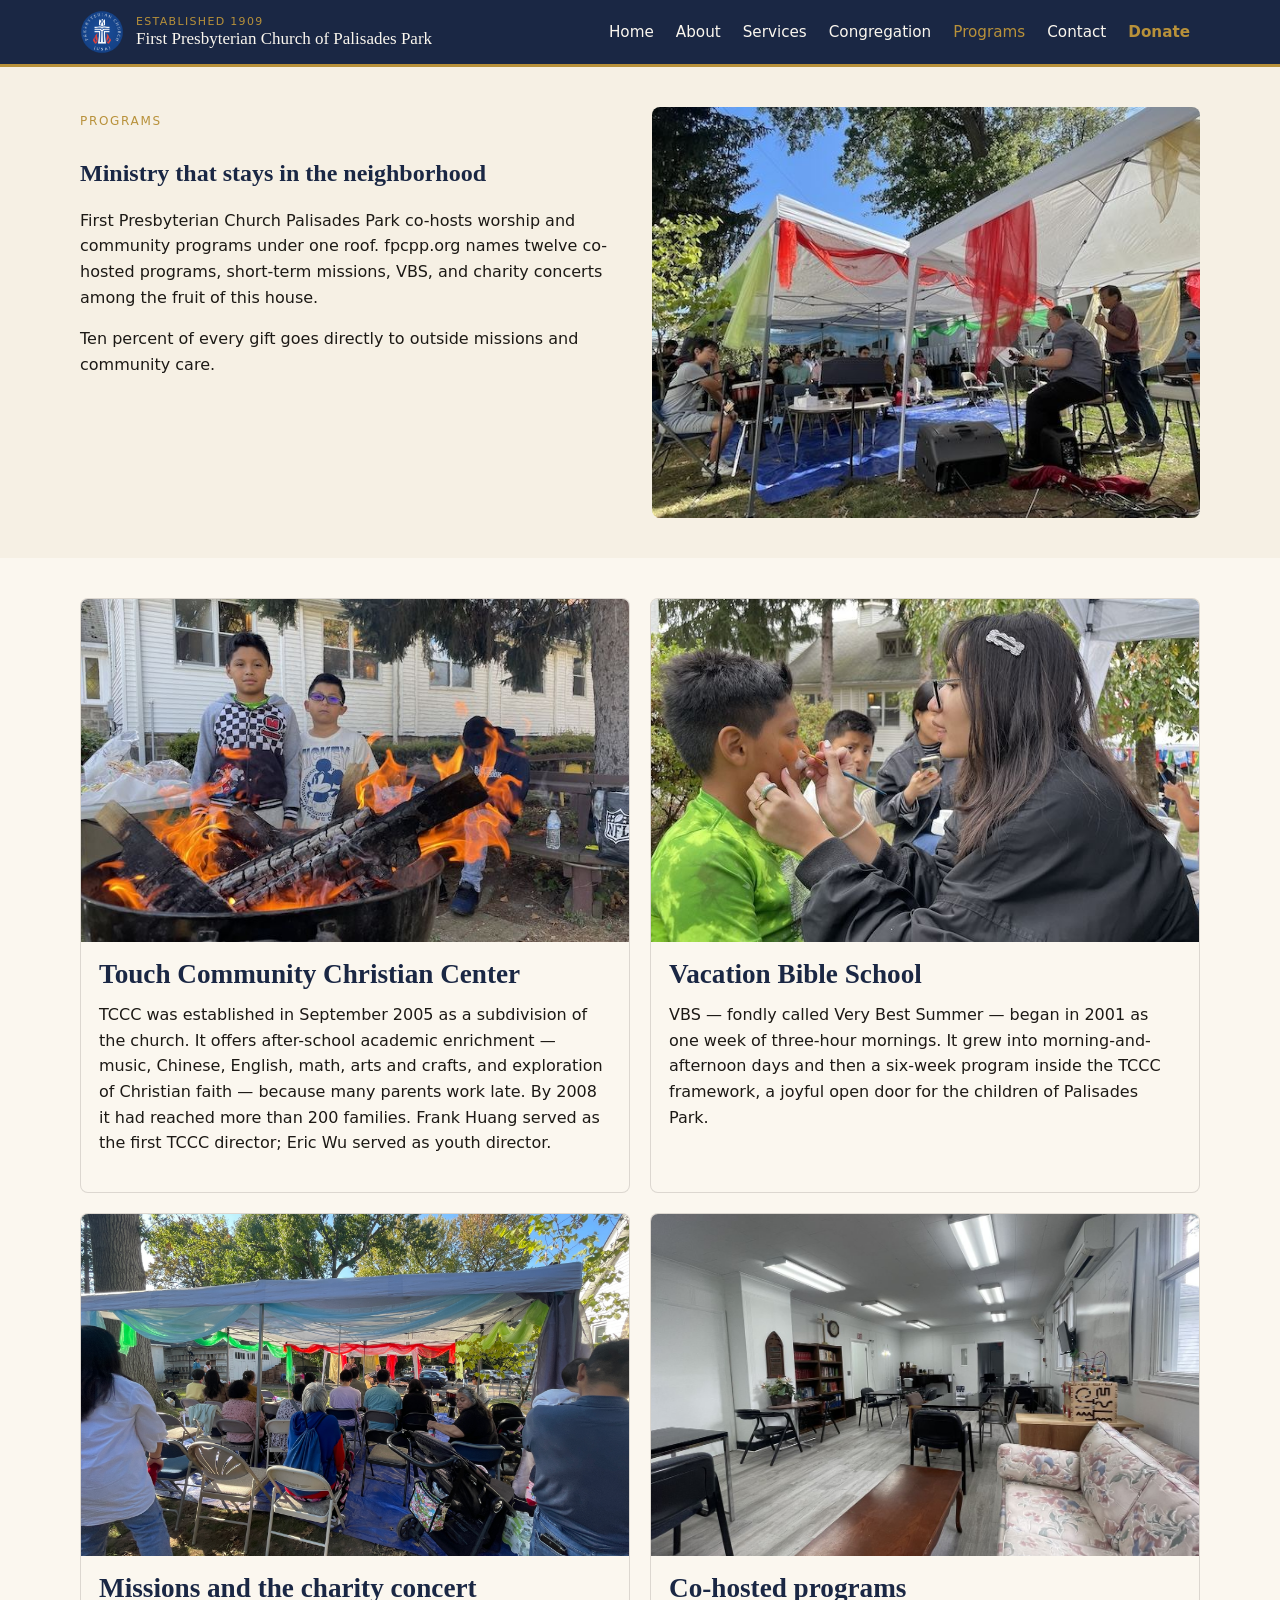
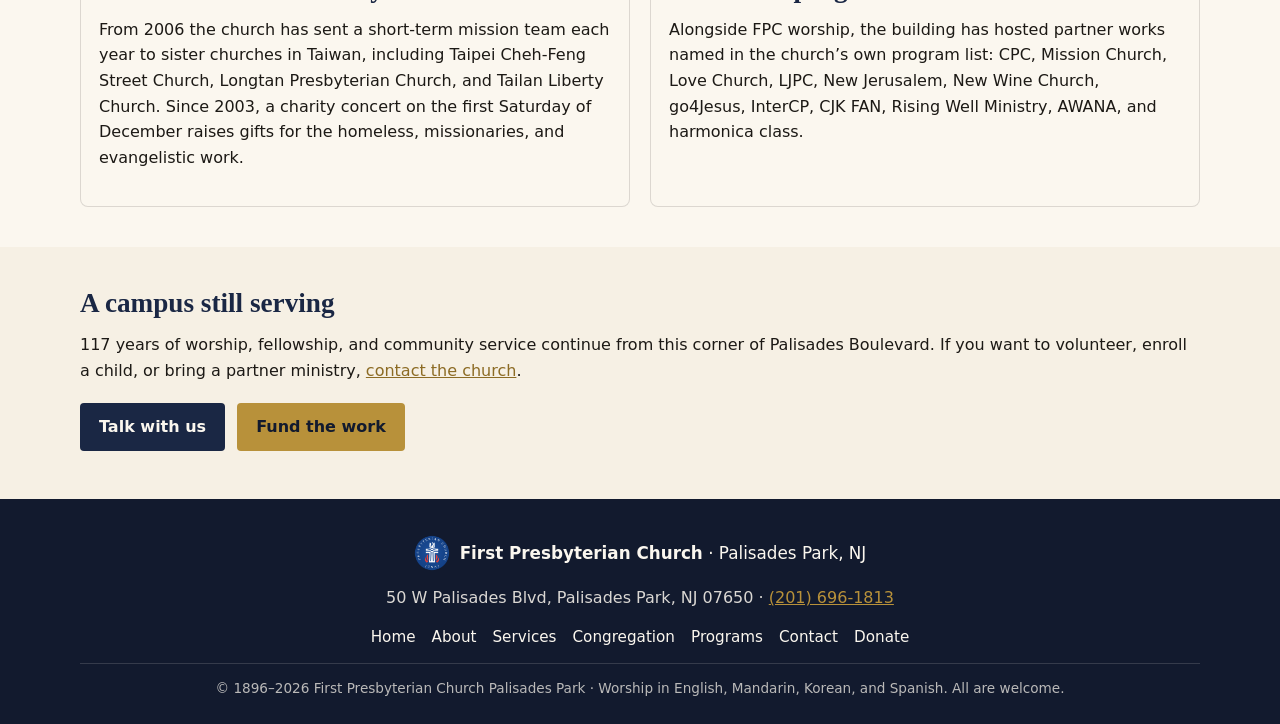
<file: programs.html>
<!DOCTYPE html>
<html lang="en">
<head>
  <meta charset="utf-8">
  <meta name="viewport" content="width=device-width, initial-scale=1">
  <title>Programs · First Presbyterian Church Palisades Park</title>
  <meta name="description" content="TCCC, Vacation Bible School, short-term missions to Taiwan, charity concerts, and twelve co-hosted community programs at First Presbyterian Church Palisades Park.">
  <link rel="canonical" href="https://fpcpp.org/programs.html">
  <link rel="alternate" type="text/plain" href="https://fpcpp.org/llms.txt" title="LLM site summary">
  <meta name="robots" content="index,follow,max-image-preview:large,max-snippet:-1,max-video-preview:-1">
  <meta name="theme-color" content="#1a2744">
  <meta name="color-scheme" content="light">
  <meta property="og:type" content="website">
  <meta property="og:site_name" content="First Presbyterian Church Palisades Park">
  <meta property="og:locale" content="en_US">
  <meta property="og:title" content="Programs · First Presbyterian Church Palisades Park">
  <meta property="og:description" content="TCCC, Vacation Bible School, short-term missions to Taiwan, charity concerts, and twelve co-hosted community programs at First Presbyterian Church Palisades Park.">
  <meta property="og:url" content="https://fpcpp.org/programs.html">
  <meta property="og:image" content="https://fpcpp.org/image/kids.jpg">
  <meta property="og:image:type" content="image/jpeg">
  <meta property="og:image:width" content="800">
  <meta property="og:image:height" content="450">
  <meta property="og:image:alt" content="First Presbyterian Church Palisades Park">
  <meta name="twitter:card" content="summary_large_image">
  <meta name="twitter:title" content="Programs · First Presbyterian Church Palisades Park">
  <meta name="twitter:description" content="TCCC, Vacation Bible School, short-term missions to Taiwan, charity concerts, and twelve co-hosted community programs at First Presbyterian Church Palisades Park.">
  <meta name="twitter:image" content="https://fpcpp.org/image/kids.jpg">
  <meta name="twitter:image:alt" content="First Presbyterian Church Palisades Park">
  <link rel="icon" type="image/png" href="image/fpc%20logo.png">
  <link rel="apple-touch-icon" href="image/fpc%20logo.png">
  <link rel="manifest" href="site.webmanifest">
  <link rel="stylesheet" href="css/site.css">
  <script type="application/ld+json">
{
  "@context": "https://schema.org",
  "@graph": [
    {
      "@type": "Church",
      "@id": "https://fpcpp.org/#church",
      "name": "First Presbyterian Church Palisades Park",
      "alternateName": ["FPC Palisades Park", "First Presbyterian Church"],
      "url": "https://fpcpp.org/",
      "logo": "https://fpcpp.org/image/fpc%20logo.png",
      "image": "https://fpcpp.org/image/hero-front.jpg",
      "telephone": "+1-201-696-1813",
      "openingHours": "Su 10:00-18:00",
      "foundingDate": "1909",
      "description": "A multilingual Presbyterian congregation in Palisades Park, New Jersey, worshiping since 1909.",
      "address": {
        "@type": "PostalAddress",
        "streetAddress": "50 W Palisades Blvd",
        "addressLocality": "Palisades Park",
        "addressRegion": "NJ",
        "postalCode": "07650",
        "addressCountry": "US"
      }
    },
    {
      "@type": "WebSite",
      "@id": "https://fpcpp.org/#website",
      "url": "https://fpcpp.org/",
      "name": "First Presbyterian Church Palisades Park",
      "description": "A multilingual Presbyterian congregation in Palisades Park, New Jersey, worshiping since 1909.",
      "publisher": { "@id": "https://fpcpp.org/#church" }
    }
  ]
}
  </script>
</head>
<body data-page="programs">
  <a class="skip" href="#main">Skip to content</a>
  <header class="site-header">
    <div class="wrap header-bar">
      <a class="brand" href="index.html">
        <img class="brand-mark" src="image/fpc%20logo.png" width="44" height="44" alt="First Presbyterian Church logo">
        <span class="brand-text">
          <span class="brand-kicker">Established 1909</span>
          <span class="brand-name">First Presbyterian Church of Palisades Park</span>
        </span>
      </a>
      <button class="nav-toggle" type="button" data-nav-toggle aria-expanded="false" aria-controls="site-nav">Menu</button>
      <nav id="site-nav" class="site-nav" data-site-nav data-current="programs" aria-label="Primary">
        <a class="nav-link" href="index.html">Home</a>
        <a class="nav-link" href="about.html">About</a>
        <a class="nav-link" href="services.html">Services</a>
        <a class="nav-link" href="congregation.html">Congregation</a>
        <a class="nav-link is-current" aria-current="page" href="programs.html">Programs</a>
        <a class="nav-link" href="contact.html">Contact</a>
        <a class="nav-link" href="donate.html">Donate</a>
      </nav>
    </div>
  </header>
  <main id="main">
    <section class="section">
      <div class="wrap split">
        <div>
          <p class="kicker">Programs</p>
          <h1>Ministry that stays in the neighborhood</h1>
          <p>First Presbyterian Church Palisades Park co-hosts worship and community programs under one roof. fpcpp.org names twelve co-hosted programs, short-term missions, VBS, and charity concerts among the fruit of this house.</p>
          <p>Ten percent of every gift goes directly to outside missions and community care.</p>
        </div>
        <div class="photo-frame">
          <img src="image/tent.jpg" width="1400" height="875" alt="White event tent on the church grounds" fetchpriority="high">
        </div>
      </div>
    </section>
    <section class="section section-cream">
      <div class="wrap grid grid-2">
        <article class="card">
          <img src="image/kids.jpg" width="1000" height="625" alt="Children in a church program" loading="lazy">
          <div class="card-body">
            <h2>Touch Community Christian Center</h2>
            <p>TCCC was established in September 2005 as a subdivision of the church. It offers after-school academic enrichment — music, Chinese, English, math, arts and crafts, and exploration of Christian faith — because many parents work late. By 2008 it had reached more than 200 families. Frank Huang served as the first TCCC director; Eric Wu served as youth director.</p>
          </div>
        </article>
        <article class="card">
          <img src="image/facepainting.jpg" width="1000" height="625" alt="Child receiving face painting at a church gathering" loading="lazy">
          <div class="card-body">
            <h2>Vacation Bible School</h2>
            <p>VBS — fondly called Very Best Summer — began in 2001 as one week of three-hour mornings. It grew into morning-and-afternoon days and then a six-week program inside the TCCC framework, a joyful open door for the children of Palisades Park.</p>
          </div>
        </article>
        <article class="card">
          <img src="image/fair.jpg" width="1000" height="625" alt="Community fair on the church lawn" loading="lazy">
          <div class="card-body">
            <h2>Missions and the charity concert</h2>
            <p>From 2006 the church has sent a short-term mission team each year to sister churches in Taiwan, including Taipei Cheh-Feng Street Church, Longtan Presbyterian Church, and Tailan Liberty Church. Since 2003, a charity concert on the first Saturday of December raises gifts for the homeless, missionaries, and evangelistic work.</p>
          </div>
        </article>
        <article class="card">
          <img src="image/fellowship.jpg" width="1000" height="625" alt="Fellowship room used for classes and meetings" loading="lazy">
          <div class="card-body">
            <h2>Co-hosted programs</h2>
            <p>Alongside FPC worship, the building has hosted partner works named in the church’s own program list: CPC, Mission Church, Love Church, LJPC, New Jerusalem, New Wine Church, go4Jesus, InterCP, CJK FAN, Rising Well Ministry, AWANA, and harmonica class.</p>
          </div>
        </article>
      </div>
    </section>
    <section class="section">
      <div class="wrap">
        <h2>A campus still serving</h2>
        <p>117 years of worship, fellowship, and community service continue from this corner of Palisades Boulevard. If you want to volunteer, enroll a child, or bring a partner ministry, <a href="contact.html">contact the church</a>.</p>
        <div class="actions">
          <a class="btn btn-navy" href="contact.html">Talk with us</a>
          <a class="btn btn-gold" href="https://www.zeffy.com/en-US/donation-form/offering-to-first-presbyterian-church" data-donate-link target="_blank" rel="noopener noreferrer">Fund the work</a>
        </div>
      </div>
    </section>
  </main>
  <footer class="site-footer">
    <div class="wrap footer-lean">
      <p class="footer-brand">
        <img src="image/fpc%20logo.png" width="36" height="36" alt="First Presbyterian Church logo">
        <span><strong>First Presbyterian Church</strong> · Palisades Park, NJ</span>
      </p>
      <p class="footer-contact">50 W Palisades Blvd, Palisades Park, NJ 07650 · <a href="tel:+12016961813">(201) 696-1813</a></p>
      <nav class="footer-nav" aria-label="Footer">
        <a href="index.html">Home</a>
        <a href="about.html">About</a>
        <a href="services.html">Services</a>
        <a href="congregation.html">Congregation</a>
        <a href="programs.html">Programs</a>
        <a href="contact.html">Contact</a>
        <a href="donate.html">Donate</a>
      </nav>
      <p class="footer-copy">© 1896–2026 First Presbyterian Church Palisades Park · Worship in English, Mandarin, Korean, and Spanish. All are welcome.</p>
    </div>
  </footer>
  <script src="js/site.js"></script>
</body>
</html>
</file>
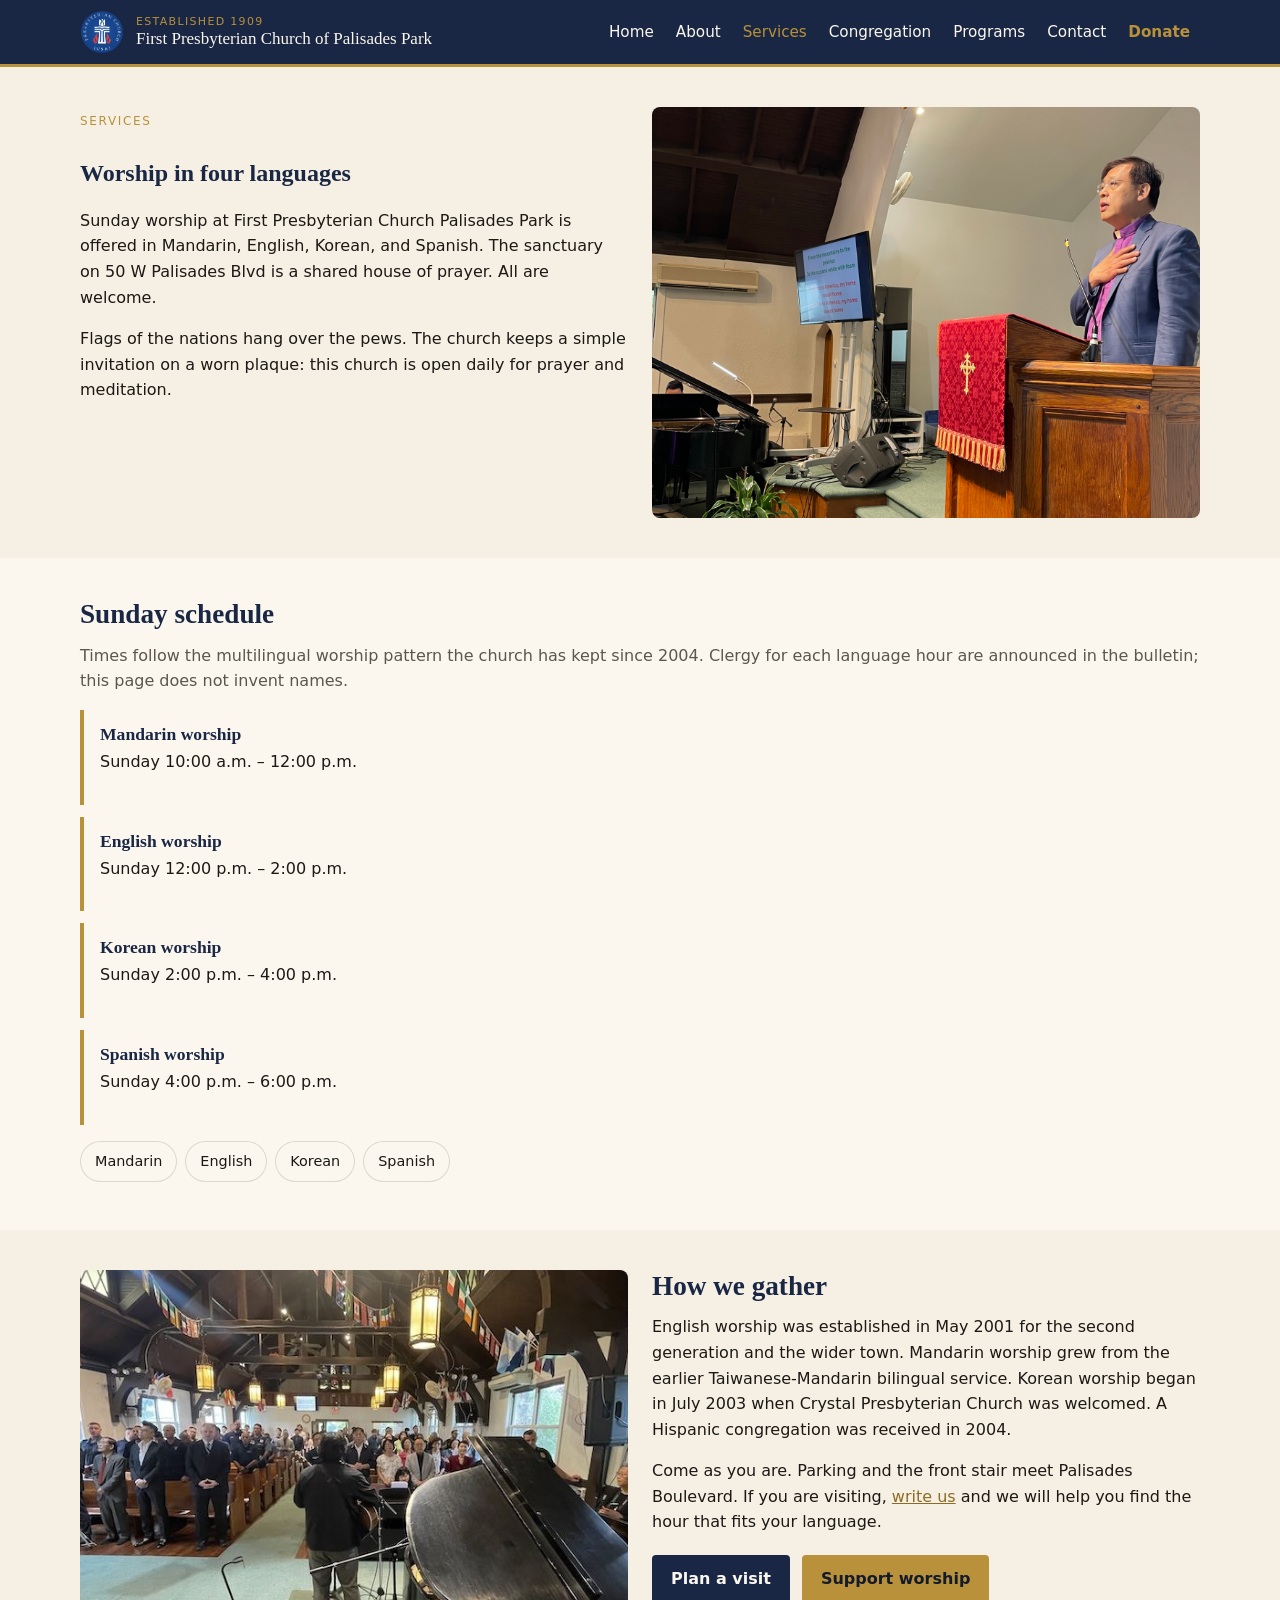
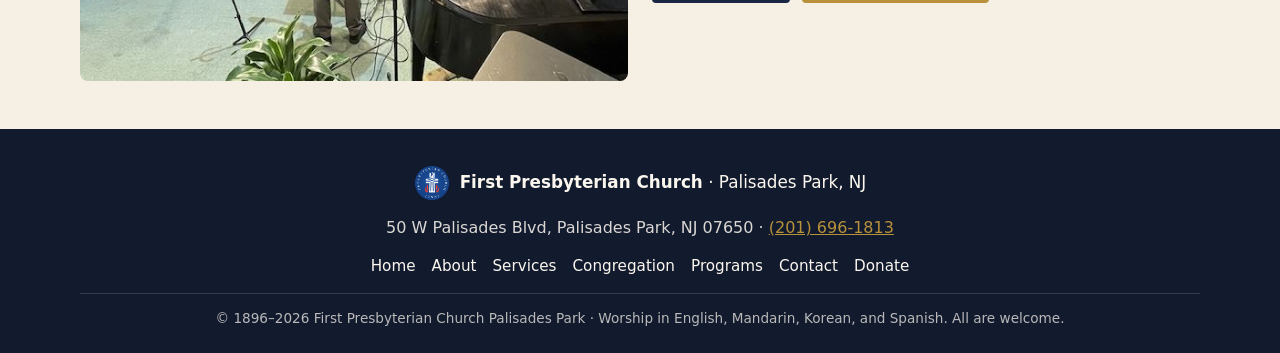
<file: services.html>
<!DOCTYPE html>
<html lang="en">
<head>
  <meta charset="utf-8">
  <meta name="viewport" content="width=device-width, initial-scale=1">
  <title>Services · First Presbyterian Church Palisades Park</title>
  <meta name="description" content="Sunday worship times in Mandarin, English, Korean, and Spanish at First Presbyterian Church, 50 W Palisades Blvd, Palisades Park, NJ 07650.">
  <link rel="canonical" href="https://fpcpp.org/services.html">
  <link rel="alternate" type="text/plain" href="https://fpcpp.org/llms.txt" title="LLM site summary">
  <meta name="robots" content="index,follow,max-image-preview:large,max-snippet:-1,max-video-preview:-1">
  <meta name="theme-color" content="#1a2744">
  <meta name="color-scheme" content="light">
  <meta property="og:type" content="website">
  <meta property="og:site_name" content="First Presbyterian Church Palisades Park">
  <meta property="og:locale" content="en_US">
  <meta property="og:title" content="Services · First Presbyterian Church Palisades Park">
  <meta property="og:description" content="Sunday worship times in Mandarin, English, Korean, and Spanish at First Presbyterian Church, 50 W Palisades Blvd, Palisades Park, NJ 07650.">
  <meta property="og:url" content="https://fpcpp.org/services.html">
  <meta property="og:image" content="https://fpcpp.org/image/sanctuary.jpg">
  <meta property="og:image:type" content="image/jpeg">
  <meta property="og:image:width" content="4032">
  <meta property="og:image:height" content="2268">
  <meta property="og:image:alt" content="First Presbyterian Church Palisades Park">
  <meta name="twitter:card" content="summary_large_image">
  <meta name="twitter:title" content="Services · First Presbyterian Church Palisades Park">
  <meta name="twitter:description" content="Sunday worship times in Mandarin, English, Korean, and Spanish at First Presbyterian Church, 50 W Palisades Blvd, Palisades Park, NJ 07650.">
  <meta name="twitter:image" content="https://fpcpp.org/image/sanctuary.jpg">
  <meta name="twitter:image:alt" content="First Presbyterian Church Palisades Park">
  <link rel="icon" type="image/png" href="image/fpc%20logo.png">
  <link rel="apple-touch-icon" href="image/fpc%20logo.png">
  <link rel="manifest" href="site.webmanifest">
  <link rel="stylesheet" href="css/site.css">
  <script type="application/ld+json">
{
  "@context": "https://schema.org",
  "@graph": [
    {
      "@type": "Church",
      "@id": "https://fpcpp.org/#church",
      "name": "First Presbyterian Church Palisades Park",
      "alternateName": ["FPC Palisades Park", "First Presbyterian Church"],
      "url": "https://fpcpp.org/",
      "logo": "https://fpcpp.org/image/fpc%20logo.png",
      "image": "https://fpcpp.org/image/hero-front.jpg",
      "telephone": "+1-201-696-1813",
      "openingHours": "Su 10:00-18:00",
      "foundingDate": "1909",
      "description": "A multilingual Presbyterian congregation in Palisades Park, New Jersey, worshiping since 1909.",
      "address": {
        "@type": "PostalAddress",
        "streetAddress": "50 W Palisades Blvd",
        "addressLocality": "Palisades Park",
        "addressRegion": "NJ",
        "postalCode": "07650",
        "addressCountry": "US"
      }
    },
    {
      "@type": "WebSite",
      "@id": "https://fpcpp.org/#website",
      "url": "https://fpcpp.org/",
      "name": "First Presbyterian Church Palisades Park",
      "description": "A multilingual Presbyterian congregation in Palisades Park, New Jersey, worshiping since 1909.",
      "publisher": { "@id": "https://fpcpp.org/#church" }
    }
  ]
}
  </script>
</head>
<body data-page="services">
  <a class="skip" href="#main">Skip to content</a>
  <header class="site-header">
    <div class="wrap header-bar">
      <a class="brand" href="index.html">
        <img class="brand-mark" src="image/fpc%20logo.png" width="44" height="44" alt="First Presbyterian Church logo">
        <span class="brand-text">
          <span class="brand-kicker">Established 1909</span>
          <span class="brand-name">First Presbyterian Church of Palisades Park</span>
        </span>
      </a>
      <button class="nav-toggle" type="button" data-nav-toggle aria-expanded="false" aria-controls="site-nav">Menu</button>
      <nav id="site-nav" class="site-nav" data-site-nav data-current="services" aria-label="Primary">
        <a class="nav-link" href="index.html">Home</a>
        <a class="nav-link" href="about.html">About</a>
        <a class="nav-link is-current" aria-current="page" href="services.html">Services</a>
        <a class="nav-link" href="congregation.html">Congregation</a>
        <a class="nav-link" href="programs.html">Programs</a>
        <a class="nav-link" href="contact.html">Contact</a>
        <a class="nav-link" href="donate.html">Donate</a>
      </nav>
    </div>
  </header>
  <main id="main">
    <section class="section">
      <div class="wrap split">
        <div>
          <p class="kicker">Services</p>
          <h1>Worship in four languages</h1>
          <p>Sunday worship at First Presbyterian Church Palisades Park is offered in Mandarin, English, Korean, and Spanish. The sanctuary on 50 W Palisades Blvd is a shared house of prayer. All are welcome.</p>
          <p>Flags of the nations hang over the pews. The church keeps a simple invitation on a worn plaque: this church is open daily for prayer and meditation.</p>
        </div>
        <div class="photo-frame">
          <img src="image/sanctuary.jpg" width="1400" height="875" alt="Sanctuary pews facing the cross, lanterns, and screens during an evening gathering" fetchpriority="high">
        </div>
      </div>
    </section>
    <section class="section section-cream">
      <div class="wrap">
        <h2>Sunday schedule</h2>
        <p class="muted">Times follow the multilingual worship pattern the church has kept since 2004. Clergy for each language hour are announced in the bulletin; this page does not invent names.</p>
        <div class="schedule" style="margin-top:16px">
          <article>
            <h3>Mandarin worship</h3>
            <p>Sunday 10:00 a.m. – 12:00 p.m.</p>
          </article>
          <article>
            <h3>English worship</h3>
            <p>Sunday 12:00 p.m. – 2:00 p.m.</p>
          </article>
          <article>
            <h3>Korean worship</h3>
            <p>Sunday 2:00 p.m. – 4:00 p.m.</p>
          </article>
          <article>
            <h3>Spanish worship</h3>
            <p>Sunday 4:00 p.m. – 6:00 p.m.</p>
          </article>
        </div>
        <div class="pill-row" aria-label="Worship languages">
          <span class="pill">Mandarin</span>
          <span class="pill">English</span>
          <span class="pill">Korean</span>
          <span class="pill">Spanish</span>
        </div>
      </div>
    </section>
    <section class="section">
      <div class="wrap split">
        <div class="photo-frame">
          <img src="image/worship.jpg" width="1400" height="875" alt="Standing congregation and piano during a multilingual service" loading="lazy">
        </div>
        <div>
          <h2>How we gather</h2>
          <p>English worship was established in May 2001 for the second generation and the wider town. Mandarin worship grew from the earlier Taiwanese-Mandarin bilingual service. Korean worship began in July 2003 when Crystal Presbyterian Church was welcomed. A Hispanic congregation was received in 2004.</p>
          <p>Come as you are. Parking and the front stair meet Palisades Boulevard. If you are visiting, <a href="contact.html">write us</a> and we will help you find the hour that fits your language.</p>
          <div class="actions">
            <a class="btn btn-navy" href="contact.html">Plan a visit</a>
            <a class="btn btn-gold" href="donate.html" data-donate-link>Support worship</a>
          </div>
        </div>
      </div>
    </section>
  </main>
  <footer class="site-footer">
    <div class="wrap footer-lean">
      <p class="footer-brand">
        <img src="image/fpc%20logo.png" width="36" height="36" alt="First Presbyterian Church logo">
        <span><strong>First Presbyterian Church</strong> · Palisades Park, NJ</span>
      </p>
      <p class="footer-contact">50 W Palisades Blvd, Palisades Park, NJ 07650 · <a href="tel:+12016961813">(201) 696-1813</a></p>
      <nav class="footer-nav" aria-label="Footer">
        <a href="index.html">Home</a>
        <a href="about.html">About</a>
        <a href="services.html">Services</a>
        <a href="congregation.html">Congregation</a>
        <a href="programs.html">Programs</a>
        <a href="contact.html">Contact</a>
        <a href="donate.html">Donate</a>
      </nav>
      <p class="footer-copy">© 1896–2026 First Presbyterian Church Palisades Park · Worship in English, Mandarin, Korean, and Spanish. All are welcome.</p>
    </div>
  </footer>
  <script src="js/site.js"></script>
</body>
</html>
</file>
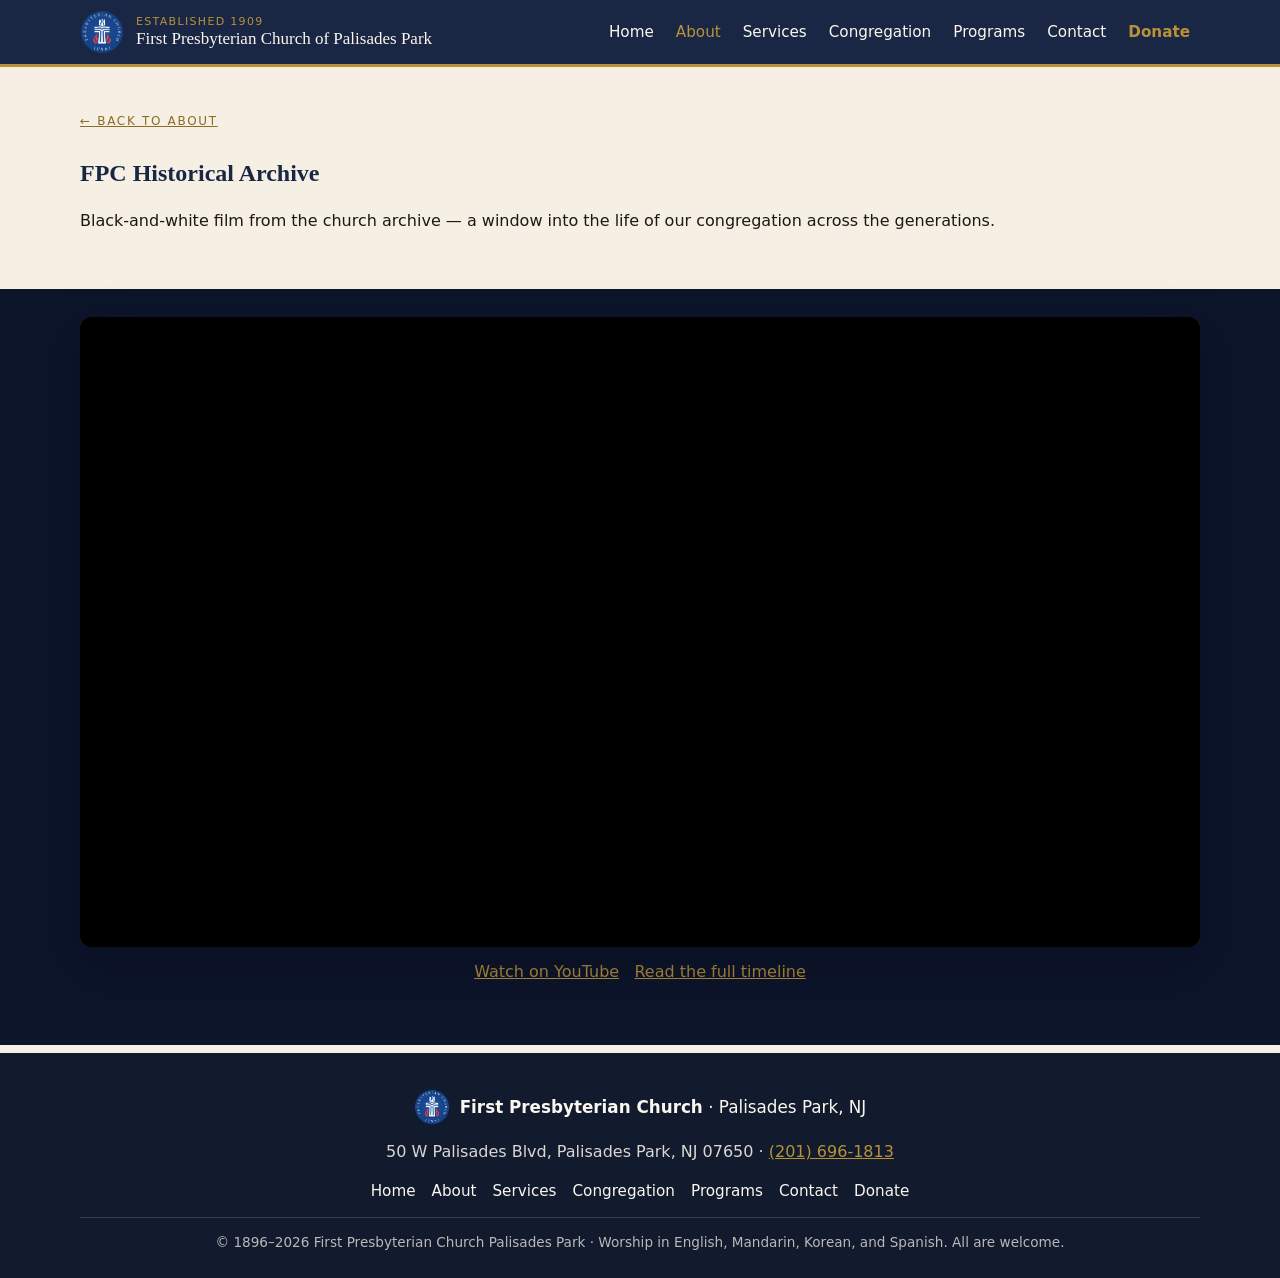
<file: video-archive.html>
<!DOCTYPE html>
<html lang="en">
<head>
  <meta charset="utf-8">
  <meta name="viewport" content="width=device-width, initial-scale=1">
  <title>FPC Historical Archive Video · First Presbyterian Church Palisades Park</title>
  <meta name="description" content="Watch black-and-white archive film from the history of First Presbyterian Church Palisades Park.">
  <link rel="canonical" href="https://fpcpp.org/video-archive.html">
  <link rel="alternate" type="text/plain" href="https://fpcpp.org/llms.txt" title="LLM site summary">
  <meta name="robots" content="index,follow,max-image-preview:large,max-snippet:-1,max-video-preview:-1">
  <meta name="theme-color" content="#1a2744">
  <meta name="color-scheme" content="light">
  <meta property="og:type" content="website">
  <meta property="og:site_name" content="First Presbyterian Church Palisades Park">
  <meta property="og:locale" content="en_US">
  <meta property="og:title" content="FPC Historical Archive Video · First Presbyterian Church Palisades Park">
  <meta property="og:description" content="Watch black-and-white archive film from the history of First Presbyterian Church Palisades Park.">
  <meta property="og:url" content="https://fpcpp.org/video-archive.html">
  <meta property="og:image" content="https://i.ytimg.com/vi/TCCAI5ZfSNY/hqdefault.jpg">
  <meta property="og:image:type" content="image/jpeg">
  <meta property="og:image:width" content="480">
  <meta property="og:image:height" content="360">
  <meta property="og:image:alt" content="FPC historical archive video">
  <meta name="twitter:card" content="summary_large_image">
  <meta name="twitter:title" content="FPC Historical Archive Video · First Presbyterian Church Palisades Park">
  <meta name="twitter:description" content="Watch black-and-white archive film from the history of First Presbyterian Church Palisades Park.">
  <meta name="twitter:image" content="https://i.ytimg.com/vi/TCCAI5ZfSNY/hqdefault.jpg">
  <meta name="twitter:image:alt" content="FPC historical archive video">
  <link rel="icon" type="image/png" href="image/fpc%20logo.png">
  <link rel="apple-touch-icon" href="image/fpc%20logo.png">
  <link rel="manifest" href="site.webmanifest">
  <link rel="stylesheet" href="css/site.css">
  <script type="application/ld+json">
{
  "@context": "https://schema.org",
  "@graph": [
    {
      "@type": "Church",
      "@id": "https://fpcpp.org/#church",
      "name": "First Presbyterian Church Palisades Park",
      "alternateName": ["FPC Palisades Park", "First Presbyterian Church"],
      "url": "https://fpcpp.org/",
      "logo": "https://fpcpp.org/image/fpc%20logo.png",
      "image": "https://fpcpp.org/image/hero-front.jpg",
      "telephone": "+1-201-696-1813",
      "openingHours": "Su 10:00-18:00",
      "foundingDate": "1909",
      "description": "A multilingual Presbyterian congregation in Palisades Park, New Jersey, worshiping since 1909.",
      "address": {
        "@type": "PostalAddress",
        "streetAddress": "50 W Palisades Blvd",
        "addressLocality": "Palisades Park",
        "addressRegion": "NJ",
        "postalCode": "07650",
        "addressCountry": "US"
      }
    },
    {
      "@type": "WebSite",
      "@id": "https://fpcpp.org/#website",
      "url": "https://fpcpp.org/",
      "name": "First Presbyterian Church Palisades Park",
      "description": "A multilingual Presbyterian congregation in Palisades Park, New Jersey, worshiping since 1909.",
      "publisher": { "@id": "https://fpcpp.org/#church" }
    },
    {
      "@type": "VideoObject",
      "@id": "https://fpcpp.org/video-archive.html#video",
      "name": "FPC black and white film archive video",
      "description": "Black-and-white archive film from the history of First Presbyterian Church Palisades Park.",
      "thumbnailUrl": "https://i.ytimg.com/vi/TCCAI5ZfSNY/hqdefault.jpg",
      "embedUrl": "https://www.youtube.com/embed/TCCAI5ZfSNY",
      "contentUrl": "https://youtu.be/TCCAI5ZfSNY"
    }
  ]
}
  </script>
</head>
<body data-page="video-archive">
  <a class="skip" href="#main">Skip to content</a>
  <header class="site-header">
    <div class="wrap header-bar">
      <a class="brand" href="index.html">
        <img class="brand-mark" src="image/fpc%20logo.png" width="44" height="44" alt="First Presbyterian Church logo">
        <span class="brand-text">
          <span class="brand-kicker">Established 1909</span>
          <span class="brand-name">First Presbyterian Church of Palisades Park</span>
        </span>
      </a>
      <button class="nav-toggle" type="button" data-nav-toggle aria-expanded="false" aria-controls="site-nav">Menu</button>
      <nav id="site-nav" class="site-nav" data-site-nav data-current="about" aria-label="Primary">
        <a class="nav-link" href="index.html">Home</a>
        <a class="nav-link" href="about.html">About</a>
        <a class="nav-link" href="services.html">Services</a>
        <a class="nav-link" href="congregation.html">Congregation</a>
        <a class="nav-link" href="programs.html">Programs</a>
        <a class="nav-link" href="contact.html">Contact</a>
        <a class="nav-link" href="donate.html">Donate</a>
      </nav>
    </div>
  </header>
  <main id="main">
    <section class="section">
      <div class="wrap">
        <p class="kicker"><a href="about.html">← Back to About</a></p>
        <h1>FPC Historical Archive</h1>
        <p>Black-and-white film from the church archive — a window into the life of our congregation across the generations.</p>
      </div>
    </section>
    <div class="video-stage">
      <div class="wrap">
        <div class="video-frame">
          <iframe src="https://www.youtube.com/embed/TCCAI5ZfSNY?rel=0" title="FPC historical archive video" allow="accelerometer; autoplay; clipboard-write; encrypted-media; gyroscope; picture-in-picture; web-share" referrerpolicy="strict-origin-when-cross-origin" allowfullscreen></iframe>
        </div>
        <p class="video-note"><a href="https://youtu.be/TCCAI5ZfSNY" target="_blank" rel="noopener">Watch on YouTube</a> · <a href="about.html">Read the full timeline</a></p>
      </div>
    </div>
  </main>
  <footer class="site-footer">
    <div class="wrap footer-lean">
      <p class="footer-brand">
        <img src="image/fpc%20logo.png" width="36" height="36" alt="First Presbyterian Church logo">
        <span><strong>First Presbyterian Church</strong> · Palisades Park, NJ</span>
      </p>
      <p class="footer-contact">50 W Palisades Blvd, Palisades Park, NJ 07650 · <a href="tel:+12016961813">(201) 696-1813</a></p>
      <nav class="footer-nav" aria-label="Footer">
        <a href="index.html">Home</a>
        <a href="about.html">About</a>
        <a href="services.html">Services</a>
        <a href="congregation.html">Congregation</a>
        <a href="programs.html">Programs</a>
        <a href="contact.html">Contact</a>
        <a href="donate.html">Donate</a>
      </nav>
      <p class="footer-copy">© 1896–2026 First Presbyterian Church Palisades Park · Worship in English, Mandarin, Korean, and Spanish. All are welcome.</p>
    </div>
  </footer>
  <script src="js/site.js"></script>
</body>
</html>
</file>
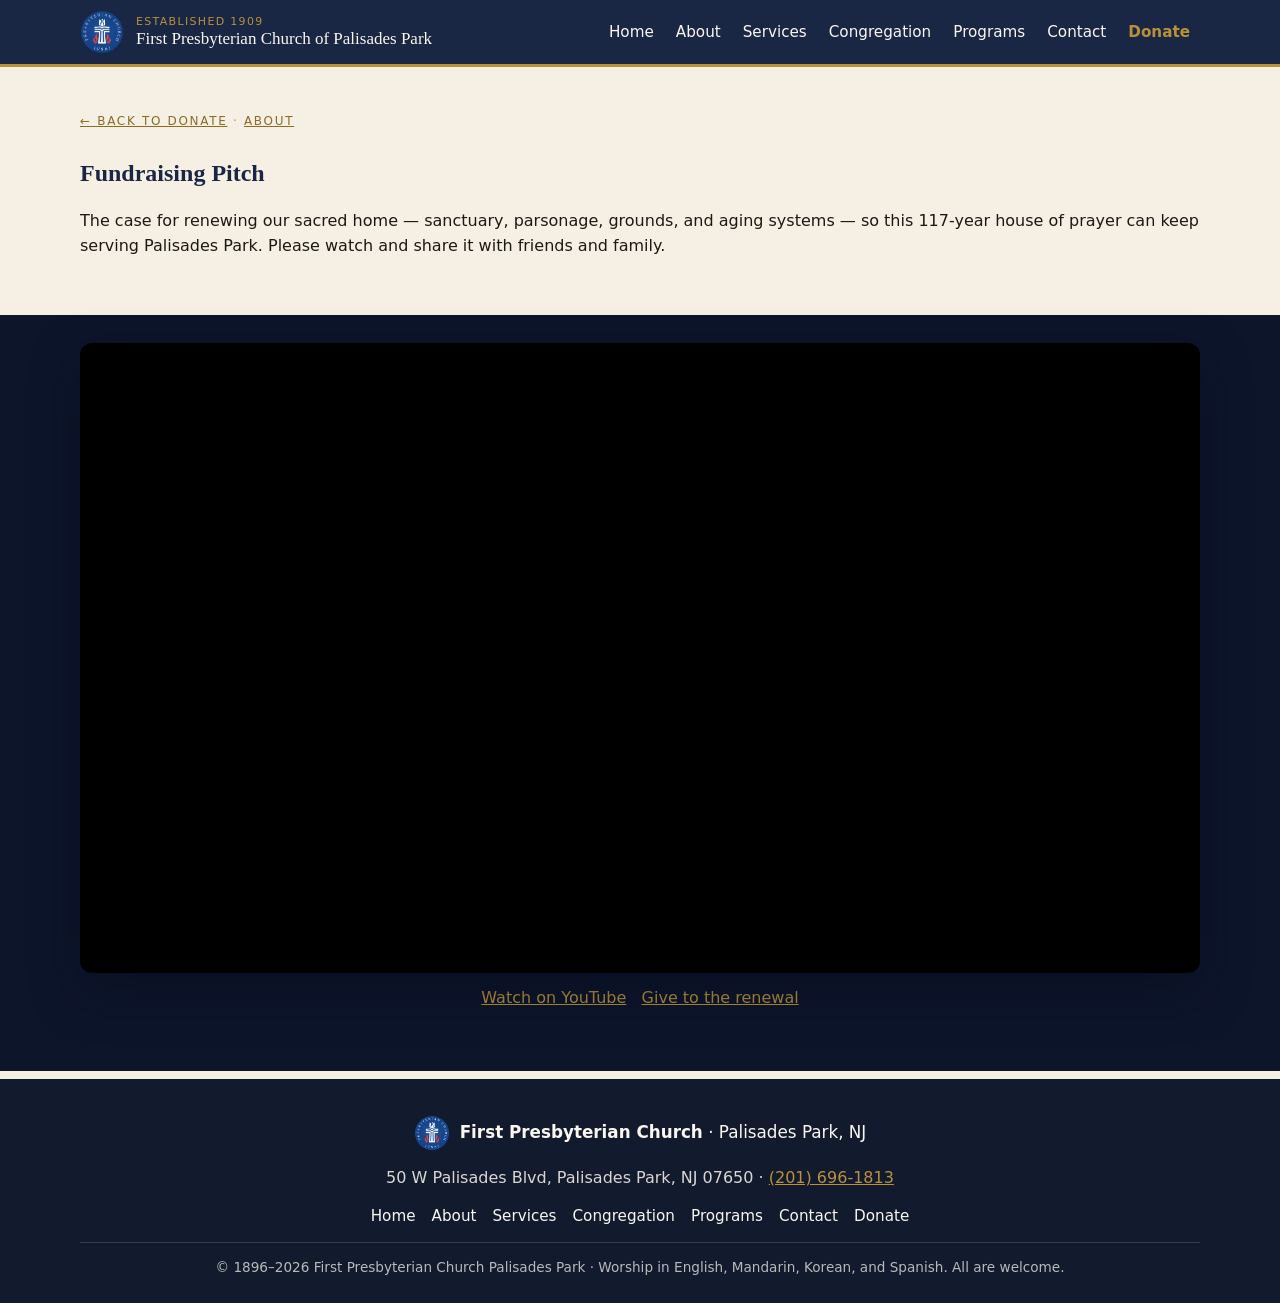
<file: video-fundraising.html>
<!DOCTYPE html>
<html lang="en">
<head>
  <meta charset="utf-8">
  <meta name="viewport" content="width=device-width, initial-scale=1">
  <title>Fundraising Pitch Video · First Presbyterian Church Palisades Park</title>
  <meta name="description" content="Watch the FPC fundraising pitch video — the case for renewing the historic First Presbyterian Church Palisades Park campus.">
  <link rel="canonical" href="https://fpcpp.org/video-fundraising.html">
  <link rel="alternate" type="text/plain" href="https://fpcpp.org/llms.txt" title="LLM site summary">
  <meta name="robots" content="index,follow,max-image-preview:large,max-snippet:-1,max-video-preview:-1">
  <meta name="theme-color" content="#1a2744">
  <meta name="color-scheme" content="light">
  <meta property="og:type" content="website">
  <meta property="og:site_name" content="First Presbyterian Church Palisades Park">
  <meta property="og:locale" content="en_US">
  <meta property="og:title" content="Fundraising Pitch Video · First Presbyterian Church Palisades Park">
  <meta property="og:description" content="Watch the FPC fundraising pitch video — the case for renewing the historic First Presbyterian Church Palisades Park campus.">
  <meta property="og:url" content="https://fpcpp.org/video-fundraising.html">
  <meta property="og:image" content="https://i.ytimg.com/vi/1rta13CE1xM/hqdefault.jpg">
  <meta property="og:image:type" content="image/jpeg">
  <meta property="og:image:width" content="480">
  <meta property="og:image:height" content="360">
  <meta property="og:image:alt" content="FPC fundraising pitch video">
  <meta name="twitter:card" content="summary_large_image">
  <meta name="twitter:title" content="Fundraising Pitch Video · First Presbyterian Church Palisades Park">
  <meta name="twitter:description" content="Watch the FPC fundraising pitch video — the case for renewing the historic First Presbyterian Church Palisades Park campus.">
  <meta name="twitter:image" content="https://i.ytimg.com/vi/1rta13CE1xM/hqdefault.jpg">
  <meta name="twitter:image:alt" content="FPC fundraising pitch video">
  <link rel="icon" type="image/png" href="image/fpc%20logo.png">
  <link rel="apple-touch-icon" href="image/fpc%20logo.png">
  <link rel="manifest" href="site.webmanifest">
  <link rel="stylesheet" href="css/site.css">
  <script type="application/ld+json">
{
  "@context": "https://schema.org",
  "@graph": [
    {
      "@type": "Church",
      "@id": "https://fpcpp.org/#church",
      "name": "First Presbyterian Church Palisades Park",
      "alternateName": ["FPC Palisades Park", "First Presbyterian Church"],
      "url": "https://fpcpp.org/",
      "logo": "https://fpcpp.org/image/fpc%20logo.png",
      "image": "https://fpcpp.org/image/hero-front.jpg",
      "telephone": "+1-201-696-1813",
      "openingHours": "Su 10:00-18:00",
      "foundingDate": "1909",
      "description": "A multilingual Presbyterian congregation in Palisades Park, New Jersey, worshiping since 1909.",
      "address": {
        "@type": "PostalAddress",
        "streetAddress": "50 W Palisades Blvd",
        "addressLocality": "Palisades Park",
        "addressRegion": "NJ",
        "postalCode": "07650",
        "addressCountry": "US"
      }
    },
    {
      "@type": "WebSite",
      "@id": "https://fpcpp.org/#website",
      "url": "https://fpcpp.org/",
      "name": "First Presbyterian Church Palisades Park",
      "description": "A multilingual Presbyterian congregation in Palisades Park, New Jersey, worshiping since 1909.",
      "publisher": { "@id": "https://fpcpp.org/#church" }
    },
    {
      "@type": "VideoObject",
      "@id": "https://fpcpp.org/video-fundraising.html#video",
      "name": "FPC fundraise Pitch",
      "description": "The fundraising pitch for First Presbyterian Church Palisades Park — the case for renewing our historic campus.",
      "thumbnailUrl": "https://i.ytimg.com/vi/1rta13CE1xM/hqdefault.jpg",
      "embedUrl": "https://www.youtube.com/embed/1rta13CE1xM",
      "contentUrl": "https://youtu.be/1rta13CE1xM"
    }
  ]
}
  </script>
</head>
<body data-page="video-fundraising">
  <a class="skip" href="#main">Skip to content</a>
  <header class="site-header">
    <div class="wrap header-bar">
      <a class="brand" href="index.html">
        <img class="brand-mark" src="image/fpc%20logo.png" width="44" height="44" alt="First Presbyterian Church logo">
        <span class="brand-text">
          <span class="brand-kicker">Established 1909</span>
          <span class="brand-name">First Presbyterian Church of Palisades Park</span>
        </span>
      </a>
      <button class="nav-toggle" type="button" data-nav-toggle aria-expanded="false" aria-controls="site-nav">Menu</button>
      <nav id="site-nav" class="site-nav" data-site-nav data-current="donate" aria-label="Primary">
        <a class="nav-link" href="index.html">Home</a>
        <a class="nav-link" href="about.html">About</a>
        <a class="nav-link" href="services.html">Services</a>
        <a class="nav-link" href="congregation.html">Congregation</a>
        <a class="nav-link" href="programs.html">Programs</a>
        <a class="nav-link" href="contact.html">Contact</a>
        <a class="nav-link" href="donate.html">Donate</a>
      </nav>
    </div>
  </header>
  <main id="main">
    <section class="section">
      <div class="wrap">
        <p class="kicker"><a href="donate.html">← Back to Donate</a> · <a href="about.html">About</a></p>
        <h1>Fundraising Pitch</h1>
        <p>The case for renewing our sacred home — sanctuary, parsonage, grounds, and aging systems — so this 117-year house of prayer can keep serving Palisades Park. Please watch and share it with friends and family.</p>
      </div>
    </section>
    <div class="video-stage">
      <div class="wrap">
        <div class="video-frame">
          <iframe src="https://www.youtube.com/embed/1rta13CE1xM?rel=0" title="FPC fundraising pitch video" allow="accelerometer; autoplay; clipboard-write; encrypted-media; gyroscope; picture-in-picture; web-share" referrerpolicy="strict-origin-when-cross-origin" allowfullscreen></iframe>
        </div>
        <p class="video-note"><a href="https://youtu.be/1rta13CE1xM" target="_blank" rel="noopener">Watch on YouTube</a> · <a href="donate.html">Give to the renewal</a></p>
      </div>
    </div>
  </main>
  <footer class="site-footer">
    <div class="wrap footer-lean">
      <p class="footer-brand">
        <img src="image/fpc%20logo.png" width="36" height="36" alt="First Presbyterian Church logo">
        <span><strong>First Presbyterian Church</strong> · Palisades Park, NJ</span>
      </p>
      <p class="footer-contact">50 W Palisades Blvd, Palisades Park, NJ 07650 · <a href="tel:+12016961813">(201) 696-1813</a></p>
      <nav class="footer-nav" aria-label="Footer">
        <a href="index.html">Home</a>
        <a href="about.html">About</a>
        <a href="services.html">Services</a>
        <a href="congregation.html">Congregation</a>
        <a href="programs.html">Programs</a>
        <a href="contact.html">Contact</a>
        <a href="donate.html">Donate</a>
      </nav>
      <p class="footer-copy">© 1896–2026 First Presbyterian Church Palisades Park · Worship in English, Mandarin, Korean, and Spanish. All are welcome.</p>
    </div>
  </footer>
  <script src="js/site.js"></script>
</body>
</html>
</file>
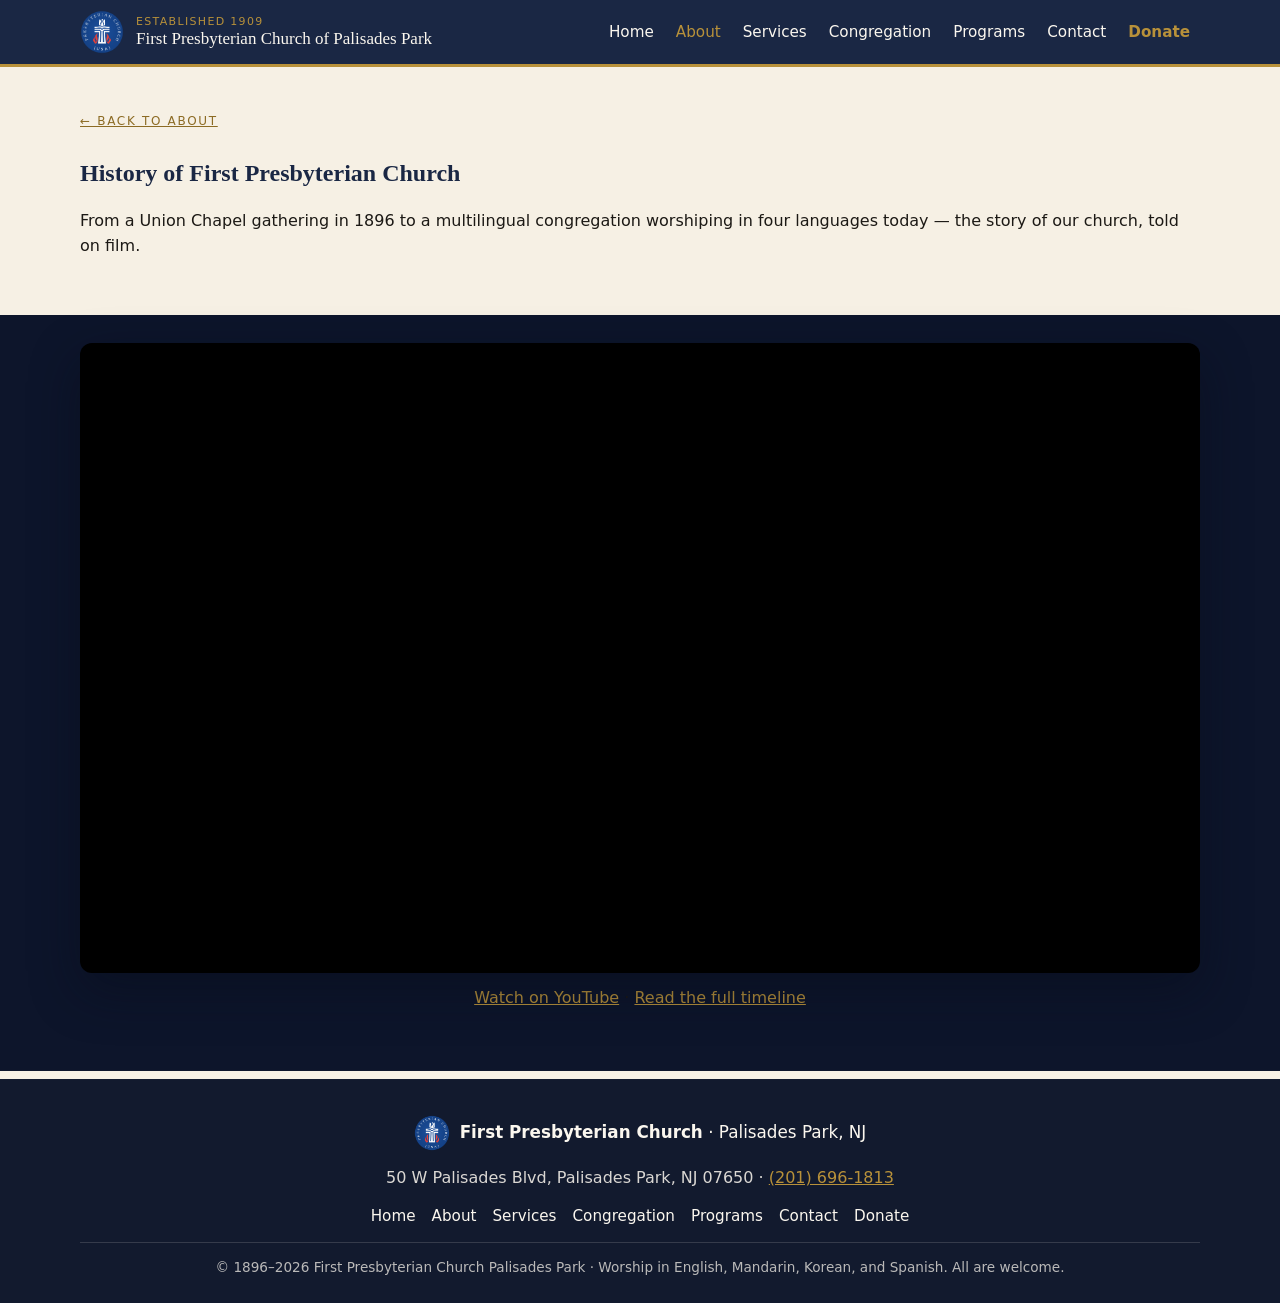
<file: video-history.html>
<!DOCTYPE html>
<html lang="en">
<head>
  <meta charset="utf-8">
  <meta name="viewport" content="width=device-width, initial-scale=1">
  <title>FPC History Video · First Presbyterian Church Palisades Park</title>
  <meta name="description" content="Watch the history of First Presbyterian Church Palisades Park — from its 1896 founding to a multilingual congregation today.">
  <link rel="canonical" href="https://fpcpp.org/video-history.html">
  <link rel="alternate" type="text/plain" href="https://fpcpp.org/llms.txt" title="LLM site summary">
  <meta name="robots" content="index,follow,max-image-preview:large,max-snippet:-1,max-video-preview:-1">
  <meta name="theme-color" content="#1a2744">
  <meta name="color-scheme" content="light">
  <meta property="og:type" content="website">
  <meta property="og:site_name" content="First Presbyterian Church Palisades Park">
  <meta property="og:locale" content="en_US">
  <meta property="og:title" content="FPC History Video · First Presbyterian Church Palisades Park">
  <meta property="og:description" content="Watch the history of First Presbyterian Church Palisades Park — from its 1896 founding to a multilingual congregation today.">
  <meta property="og:url" content="https://fpcpp.org/video-history.html">
  <meta property="og:image" content="https://i.ytimg.com/vi/Y0AGyzPjMqk/hqdefault.jpg">
  <meta property="og:image:type" content="image/jpeg">
  <meta property="og:image:width" content="480">
  <meta property="og:image:height" content="360">
  <meta property="og:image:alt" content="History of First Presbyterian Church video">
  <meta name="twitter:card" content="summary_large_image">
  <meta name="twitter:title" content="FPC History Video · First Presbyterian Church Palisades Park">
  <meta name="twitter:description" content="Watch the history of First Presbyterian Church Palisades Park — from its 1896 founding to a multilingual congregation today.">
  <meta name="twitter:image" content="https://i.ytimg.com/vi/Y0AGyzPjMqk/hqdefault.jpg">
  <meta name="twitter:image:alt" content="History of First Presbyterian Church video">
  <link rel="icon" type="image/png" href="image/fpc%20logo.png">
  <link rel="apple-touch-icon" href="image/fpc%20logo.png">
  <link rel="manifest" href="site.webmanifest">
  <link rel="stylesheet" href="css/site.css">
  <script type="application/ld+json">
{
  "@context": "https://schema.org",
  "@graph": [
    {
      "@type": "Church",
      "@id": "https://fpcpp.org/#church",
      "name": "First Presbyterian Church Palisades Park",
      "alternateName": ["FPC Palisades Park", "First Presbyterian Church"],
      "url": "https://fpcpp.org/",
      "logo": "https://fpcpp.org/image/fpc%20logo.png",
      "image": "https://fpcpp.org/image/hero-front.jpg",
      "telephone": "+1-201-696-1813",
      "openingHours": "Su 10:00-18:00",
      "foundingDate": "1909",
      "description": "A multilingual Presbyterian congregation in Palisades Park, New Jersey, worshiping since 1909.",
      "address": {
        "@type": "PostalAddress",
        "streetAddress": "50 W Palisades Blvd",
        "addressLocality": "Palisades Park",
        "addressRegion": "NJ",
        "postalCode": "07650",
        "addressCountry": "US"
      }
    },
    {
      "@type": "WebSite",
      "@id": "https://fpcpp.org/#website",
      "url": "https://fpcpp.org/",
      "name": "First Presbyterian Church Palisades Park",
      "description": "A multilingual Presbyterian congregation in Palisades Park, New Jersey, worshiping since 1909.",
      "publisher": { "@id": "https://fpcpp.org/#church" }
    },
    {
      "@type": "VideoObject",
      "@id": "https://fpcpp.org/video-history.html#video",
      "name": "History of First Presbyterian Church",
      "description": "The history of First Presbyterian Church Palisades Park, from its 1896 founding to a multilingual congregation today.",
      "thumbnailUrl": "https://i.ytimg.com/vi/Y0AGyzPjMqk/hqdefault.jpg",
      "embedUrl": "https://www.youtube.com/embed/Y0AGyzPjMqk",
      "contentUrl": "https://youtu.be/Y0AGyzPjMqk"
    }
  ]
}
  </script>
</head>
<body data-page="video-history">
  <a class="skip" href="#main">Skip to content</a>
  <header class="site-header">
    <div class="wrap header-bar">
      <a class="brand" href="index.html">
        <img class="brand-mark" src="image/fpc%20logo.png" width="44" height="44" alt="First Presbyterian Church logo">
        <span class="brand-text">
          <span class="brand-kicker">Established 1909</span>
          <span class="brand-name">First Presbyterian Church of Palisades Park</span>
        </span>
      </a>
      <button class="nav-toggle" type="button" data-nav-toggle aria-expanded="false" aria-controls="site-nav">Menu</button>
      <nav id="site-nav" class="site-nav" data-site-nav data-current="about" aria-label="Primary">
        <a class="nav-link" href="index.html">Home</a>
        <a class="nav-link" href="about.html">About</a>
        <a class="nav-link" href="services.html">Services</a>
        <a class="nav-link" href="congregation.html">Congregation</a>
        <a class="nav-link" href="programs.html">Programs</a>
        <a class="nav-link" href="contact.html">Contact</a>
        <a class="nav-link" href="donate.html">Donate</a>
      </nav>
    </div>
  </header>
  <main id="main">
    <section class="section">
      <div class="wrap">
        <p class="kicker"><a href="about.html">← Back to About</a></p>
        <h1>History of First Presbyterian Church</h1>
        <p>From a Union Chapel gathering in 1896 to a multilingual congregation worshiping in four languages today — the story of our church, told on film.</p>
      </div>
    </section>
    <div class="video-stage">
      <div class="wrap">
        <div class="video-frame">
          <iframe src="https://www.youtube.com/embed/Y0AGyzPjMqk?rel=0" title="History of First Presbyterian Church video" allow="accelerometer; autoplay; clipboard-write; encrypted-media; gyroscope; picture-in-picture; web-share" referrerpolicy="strict-origin-when-cross-origin" allowfullscreen></iframe>
        </div>
        <p class="video-note"><a href="https://youtu.be/Y0AGyzPjMqk" target="_blank" rel="noopener">Watch on YouTube</a> · <a href="about.html">Read the full timeline</a></p>
      </div>
    </div>
  </main>
  <footer class="site-footer">
    <div class="wrap footer-lean">
      <p class="footer-brand">
        <img src="image/fpc%20logo.png" width="36" height="36" alt="First Presbyterian Church logo">
        <span><strong>First Presbyterian Church</strong> · Palisades Park, NJ</span>
      </p>
      <p class="footer-contact">50 W Palisades Blvd, Palisades Park, NJ 07650 · <a href="tel:+12016961813">(201) 696-1813</a></p>
      <nav class="footer-nav" aria-label="Footer">
        <a href="index.html">Home</a>
        <a href="about.html">About</a>
        <a href="services.html">Services</a>
        <a href="congregation.html">Congregation</a>
        <a href="programs.html">Programs</a>
        <a href="contact.html">Contact</a>
        <a href="donate.html">Donate</a>
      </nav>
      <p class="footer-copy">© 1896–2026 First Presbyterian Church Palisades Park · Worship in English, Mandarin, Korean, and Spanish. All are welcome.</p>
    </div>
  </footer>
  <script src="js/site.js"></script>
</body>
</html>
</file>
<file: css/site.css>
/* Mobile-first. Base = phone. Enhance from 640 / 768 / 1024. */
:root {
  --gold: #b8913a;
  --gold-deep: #8c6b24;
  --navy: #1a2744;
  --navy-ink: #121a2e;
  --ink: #1c1915;
  --paper: #f6f0e4;
  --cream: #fbf7ef;
  --wine: #6e2e3c;
  --muted: #5c564c;
  --line: rgba(28, 25, 21, 0.14);
  --shadow: 0 10px 30px rgba(18, 26, 46, 0.12);
  --serif: "Iowan Old Style", "Palatino Linotype", Palatino, Georgia, "Times New Roman", serif;
  --sans: "Avenir Next", "Segoe UI", system-ui, -apple-system, sans-serif;
  --wrap: 24px;
  --max: 1120px;
  --tap: 48px;
}

*,
*::before,
*::after {
  box-sizing: border-box;
}

html {
  overflow-x: clip;
}

body {
  margin: 0;
  font-family: var(--sans);
  font-size: 16px;
  line-height: 1.6;
  color: var(--ink);
  background: var(--paper);
  overflow-x: clip;
}

img {
  max-width: 100%;
  height: auto;
  display: block;
}

a {
  color: var(--gold-deep);
}

a:hover {
  color: var(--navy);
}

h1,
h2,
h3,
h4 {
  font-family: var(--serif);
  line-height: 1.2;
  font-weight: 600;
  color: var(--navy);
}

p {
  margin: 0 0 1rem;
}

.skip {
  position: absolute;
  left: -999px;
  top: 0;
  background: var(--navy);
  color: var(--cream);
  padding: 12px 16px;
  z-index: 20;
}

.skip:focus {
  left: 12px;
  top: 12px;
}

.wrap {
  width: min(var(--max), calc(100% - (var(--wrap) * 2)));
  margin-inline: auto;
}

.site-header {
  position: sticky;
  top: 0;
  z-index: 10;
  background: var(--navy);
  color: var(--cream);
  border-bottom: 3px solid var(--gold);
}

.header-bar {
  display: flex;
  flex-wrap: wrap;
  align-items: center;
  gap: 8px;
  min-height: 64px;
  padding: 8px 0;
}

.brand {
  display: flex;
  align-items: center;
  gap: 12px;
  color: var(--cream);
  text-decoration: none;
  min-height: var(--tap);
}

.brand:hover {
  color: var(--gold);
}

.brand-mark {
  width: 44px;
  height: 44px;
  flex: 0 0 44px;
  background: transparent;
}

.brand-text {
  display: flex;
  flex-direction: column;
  line-height: 1.15;
}

.brand-kicker {
  font-size: 11px;
  letter-spacing: 0.12em;
  text-transform: uppercase;
  color: var(--gold);
}

.brand-name {
  font-family: var(--serif);
  font-size: 15px;
}

.nav-toggle {
  margin-left: auto;
  min-height: var(--tap);
  min-width: var(--tap);
  padding: 0 14px;
  border: 1px solid rgba(251, 247, 239, 0.35);
  background: transparent;
  color: var(--cream);
  font: inherit;
  cursor: pointer;
}

.site-nav {
  display: none;
  width: 100%;
  flex-direction: column;
  padding-bottom: 12px;
}

.site-nav.is-open {
  display: flex;
}

.nav-link {
  display: flex;
  align-items: center;
  min-height: var(--tap);
  padding: 0 8px;
  color: var(--cream);
  text-decoration: none;
  border-bottom: 1px solid rgba(251, 247, 239, 0.12);
}

.nav-link:hover,
.nav-link.is-current {
  color: var(--gold);
}

.nav-link[href="donate.html"],
.nav-link[data-donate-link] {
  color: var(--gold);
  font-weight: 600;
}

.hero {
  position: relative;
  background: var(--navy-ink);
  color: var(--cream);
}

.hero img {
  width: 100%;
  aspect-ratio: 16 / 10;
  object-fit: cover;
  max-height: 52vh;
}

.hero-copy {
  padding: 28px 0 36px;
}

.kicker {
  display: inline-block;
  font-size: 12px;
  letter-spacing: 0.14em;
  text-transform: uppercase;
  color: var(--gold);
  margin-bottom: 8px;
}

.hero h1 {
  margin: 0 0 12px;
  font-size: 2rem;
  color: var(--cream);
}

.lede {
  font-size: 1.05rem;
  color: rgba(251, 247, 239, 0.88);
  max-width: 40rem;
}

.actions {
  display: flex;
  flex-wrap: wrap;
  gap: 12px;
  margin-top: 20px;
}

.btn {
  display: inline-flex;
  align-items: center;
  justify-content: center;
  min-height: var(--tap);
  padding: 0 18px;
  border-radius: 4px;
  text-decoration: none;
  font-weight: 600;
  border: 1px solid transparent;
}

.btn-gold {
  background: var(--gold);
  color: var(--navy-ink);
}

.btn-gold:hover {
  background: #c9a44a;
  color: var(--navy-ink);
}

.btn-ghost {
  border-color: rgba(251, 247, 239, 0.55);
  color: var(--cream);
}

.btn-ghost:hover {
  color: var(--gold);
  border-color: var(--gold);
}

.btn-navy {
  background: var(--navy);
  color: var(--cream);
}

.btn-navy:hover {
  color: var(--gold);
}

.section {
  padding: 40px 0;
}

.section-cream {
  background: var(--cream);
}

.section h2 {
  font-size: 1.7rem;
  margin: 0 0 12px;
}

.grid {
  display: grid;
  gap: 20px;
}

.card {
  background: var(--cream);
  border: 1px solid var(--line);
  border-radius: 8px;
  overflow: hidden;
  box-shadow: none;
}

.card img {
  width: 100%;
  aspect-ratio: 16 / 10;
  object-fit: cover;
}

.card-body {
  padding: 16px 18px 20px;
}

.card h3 {
  margin: 0 0 8px;
  font-size: 1.2rem;
}

.muted {
  color: var(--muted);
}

.verse {
  font-family: var(--serif);
  font-style: italic;
  font-size: 1.15rem;
  color: var(--navy);
}

.photo-frame {
  border-radius: 8px;
  overflow: hidden;
  background: #ddd;
}

.photo-frame img {
  width: 100%;
  aspect-ratio: 4 / 3;
  object-fit: cover;
}

.hero-frame img {
  aspect-ratio: 16 / 10;
  max-height: 52vh;
}

.split {
  display: grid;
  gap: 24px;
}

.timeline h3 {
  margin: 1.4rem 0 0.4rem;
  font-size: 1.15rem;
  color: var(--wine);
}

.list-plain {
  margin: 0;
  padding: 0;
  list-style: none;
}

.list-plain li {
  padding: 10px 0;
  border-bottom: 1px solid var(--line);
}

.schedule {
  display: grid;
  gap: 12px;
}

.schedule article {
  background: var(--cream);
  border-left: 4px solid var(--gold);
  padding: 14px 16px;
}

.schedule h3 {
  margin: 0 0 4px;
  font-size: 1.1rem;
}

.site-footer {
  background: var(--navy-ink);
  color: rgba(251, 247, 239, 0.86);
  padding: 36px 0 24px;
  margin-top: 8px;
}

.site-footer a {
  color: var(--gold);
}

.site-footer h2,
.site-footer h3 {
  color: var(--cream);
  font-size: 1rem;
  margin: 0 0 10px;
}

.footer-lean {
  display: grid;
  gap: 14px;
  justify-items: center;
  text-align: center;
}

.footer-lean p {
  margin: 0;
}

.footer-brand {
  display: inline-flex;
  align-items: center;
  gap: 10px;
  color: var(--cream);
  font-size: 1.05rem;
}

.footer-brand img {
  width: 36px;
  height: 36px;
}

.footer-contact a {
  color: var(--gold);
}

.footer-nav {
  display: flex;
  flex-wrap: wrap;
  justify-content: center;
  gap: 6px 16px;
  font-size: 0.95rem;
}

.footer-nav a {
  color: var(--cream);
  text-decoration: none;
}

.footer-nav a:hover {
  color: var(--gold);
}

.footer-copy {
  width: 100%;
  padding-top: 14px;
  border-top: 1px solid rgba(251, 247, 239, 0.15);
  font-size: 0.85rem;
  color: rgba(251, 247, 239, 0.72);
}

.video-stage {
  background: #0d152b;
  padding: 28px 0 44px;
}

.video-frame {
  position: relative;
  aspect-ratio: 16 / 9;
  background: #000;
  border-radius: 12px;
  overflow: hidden;
  box-shadow: 0 18px 50px rgba(6, 10, 24, 0.45);
}

.video-frame iframe {
  position: absolute;
  inset: 0;
  width: 100%;
  height: 100%;
  border: 0;
}

.video-note {
  margin-top: 12px;
  text-align: center;
}

.video-note a {
  color: var(--gold);
}

.acknowledgment {
  max-width: 640px;
  margin: 0 auto;
  text-align: center;
  font-style: italic;
  color: var(--muted);
}

.form {
  display: grid;
  gap: 14px;
}

label {
  display: grid;
  gap: 6px;
  font-weight: 600;
  font-size: 0.95rem;
}

input,
textarea {
  width: 100%;
  min-height: var(--tap);
  border: 1px solid var(--line);
  border-radius: 4px;
  padding: 10px 12px;
  font: inherit;
  background: #fff;
}

textarea {
  min-height: 140px;
  resize: vertical;
}

.hp {
  position: absolute;
  left: -9999px;
  height: 0;
  overflow: hidden;
}

.form-status {
  min-height: 1.4em;
  font-size: 0.95rem;
}

.form-status.is-ok {
  color: #215c38;
}

.form-status.is-err {
  color: var(--wine);
}

.contact-aside {
  background: var(--cream);
  border: 1px solid var(--line);
  border-radius: 8px;
  padding: 18px;
}

.pill-row {
  display: flex;
  gap: 8px;
  overflow-x: auto;
  flex-wrap: nowrap;
  -webkit-overflow-scrolling: touch;
  margin: 16px 0 8px;
}

.pill {
  flex: 0 0 auto;
  border: 1px solid var(--line);
  border-radius: 999px;
  padding: 8px 14px;
  background: var(--cream);
  white-space: nowrap;
  font-size: 0.9rem;
}

@media (min-width: 640px) {
  :root {
    --wrap: 32px;
  }

  .hero h1 {
    font-size: 2.4rem;
  }

  .grid-2,
  .split {
    grid-template-columns: 1fr 1fr;
  }
}

@media (min-width: 768px) {
  .nav-toggle {
    display: none;
  }

  .site-nav {
    display: flex;
    flex-direction: row;
    flex-wrap: nowrap;
    width: auto;
    margin-left: auto;
    padding: 0;
    gap: 2px;
    overflow-x: auto;
  }

  .nav-link {
    border-bottom: 0;
    padding: 0 10px;
    font-size: 0.95rem;
  }

  .hero img,
  .hero-frame img {
    max-height: 64vh;
  }

  .grid-3 {
    grid-template-columns: 1fr 1fr 1fr;
  }
}

@media (min-width: 1024px) {
  .hero h1 {
    font-size: 3rem;
  }

  .brand-name {
    font-size: 17px;
  }

  .card:hover {
    box-shadow: var(--shadow);
  }
}
</file>
